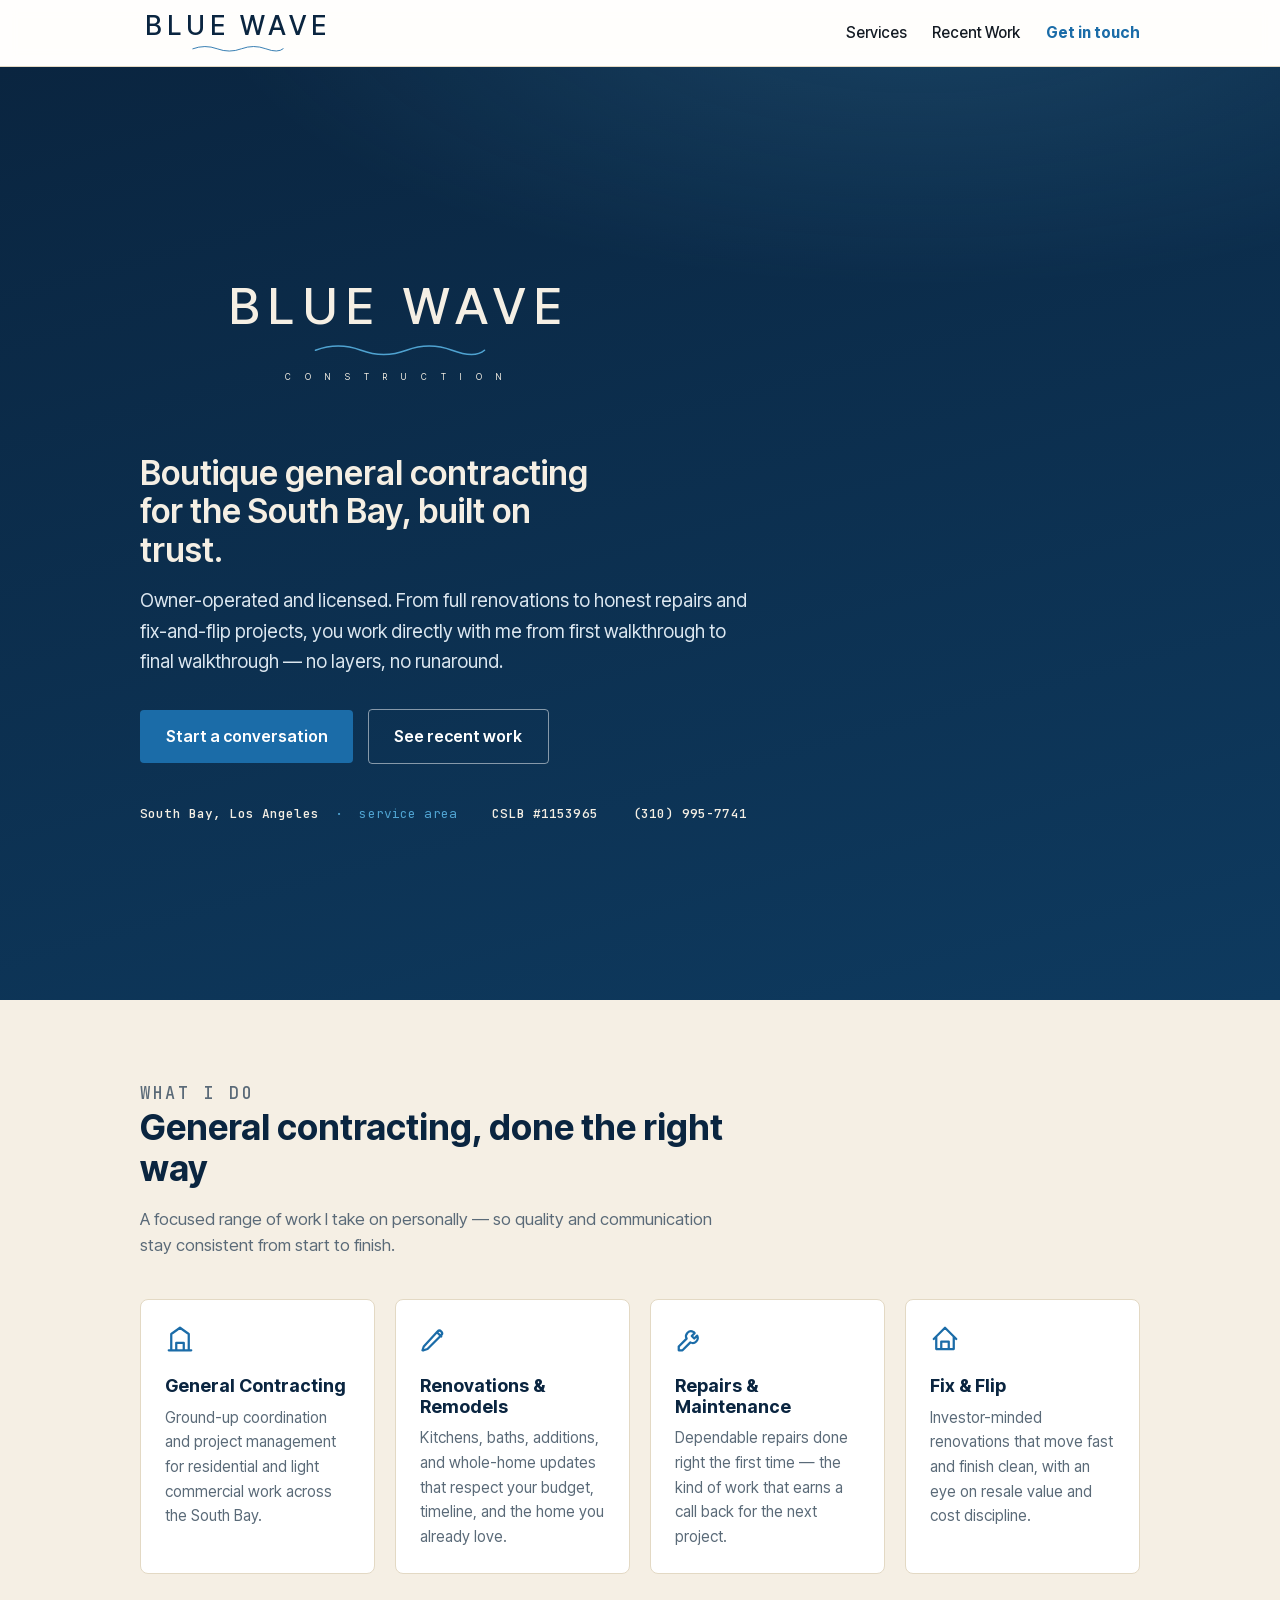
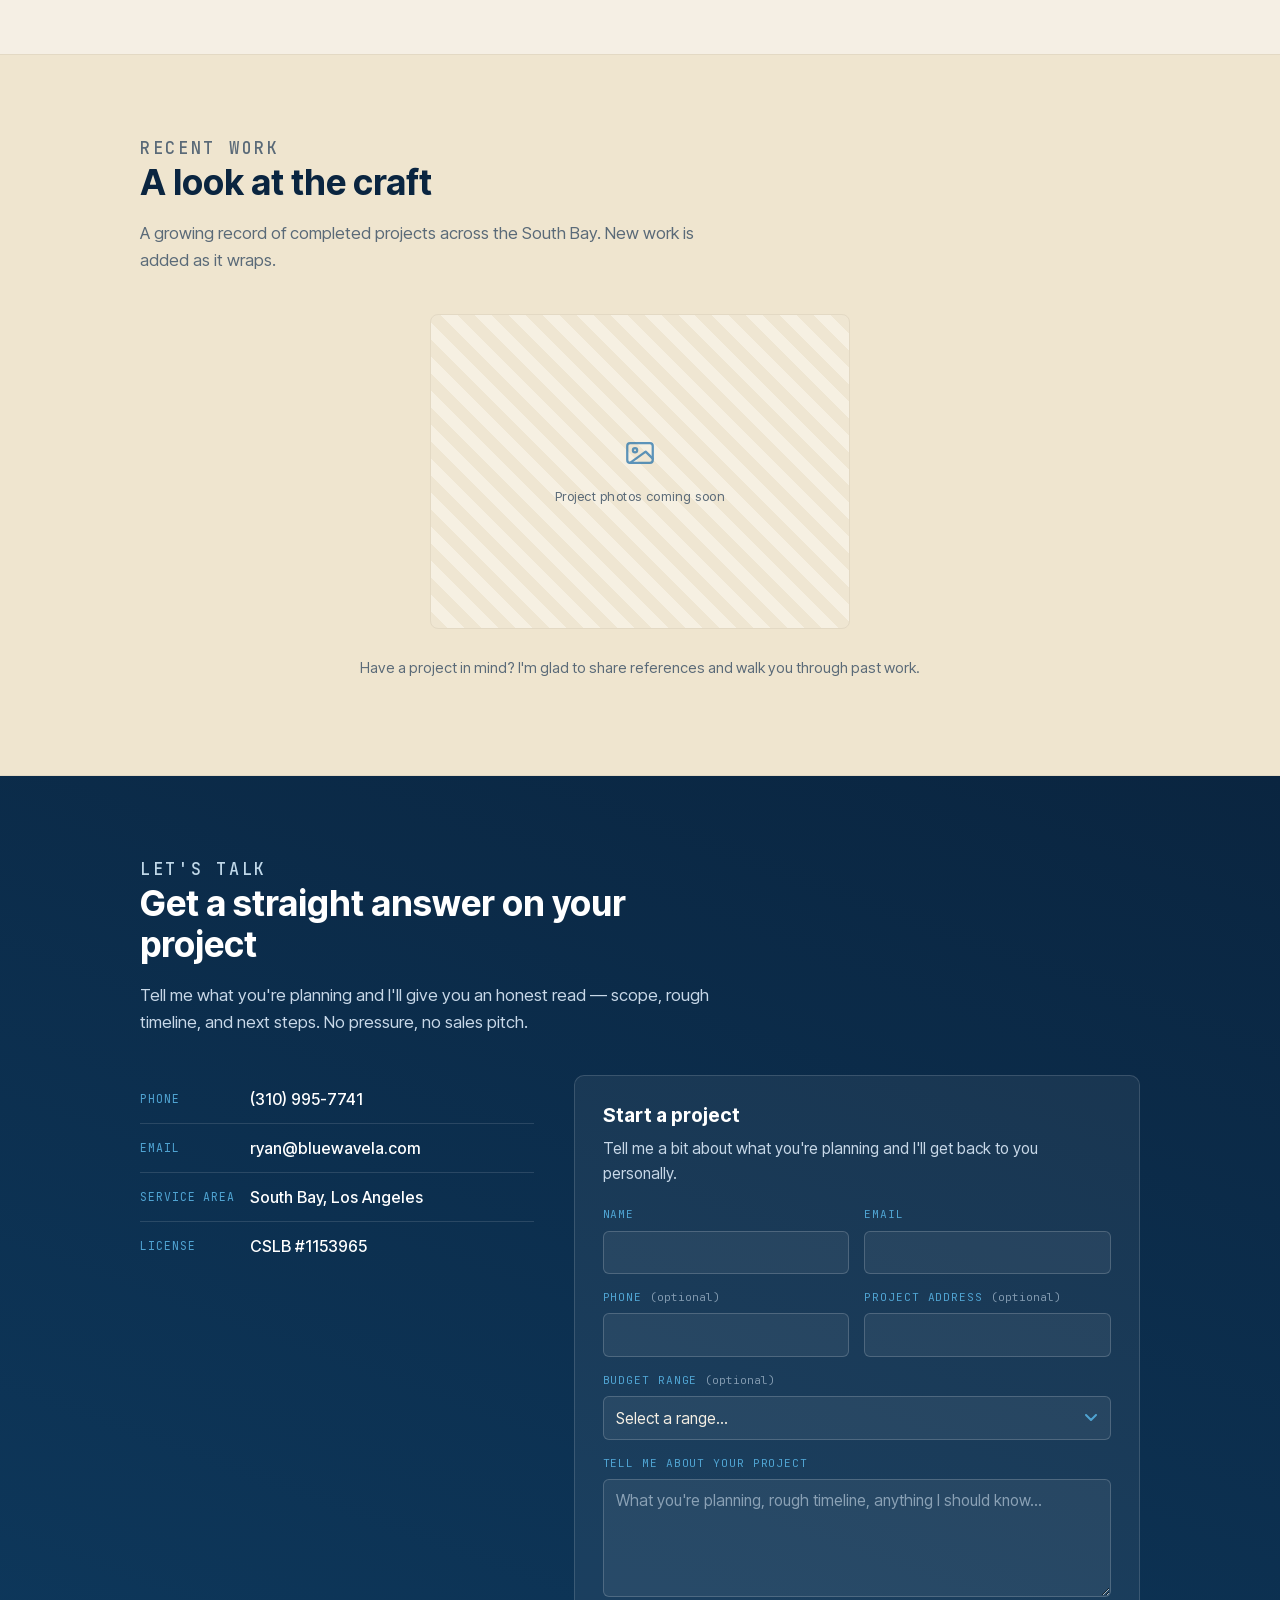
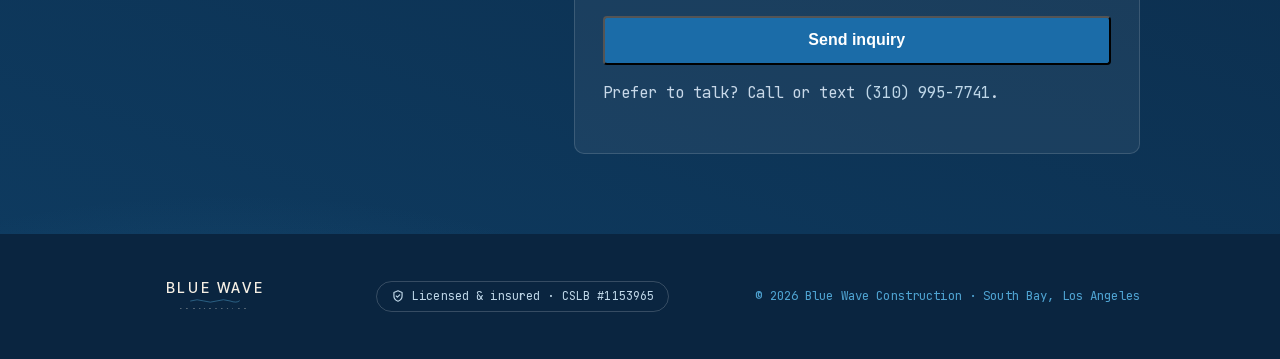
<file: index.html>
<!DOCTYPE html>
<html lang="en">
<head>
  <meta charset="UTF-8" />
  <meta name="viewport" content="width=device-width, initial-scale=1.0" />
  <title>Blue Wave Construction — General Contractor, South Bay Los Angeles</title>
  <meta name="description" content="Blue Wave Construction is a licensed, owner-operated boutique general contractor serving the South Bay of Los Angeles. Renovations, repairs, and fix-and-flip work. CSLB #1153965." />

  <!-- Open Graph / social preview -->
  <meta property="og:title" content="Blue Wave Construction" />
  <meta property="og:description" content="Licensed, owner-operated general contractor — South Bay Los Angeles. Renovations, repairs, and fix-and-flip work." />
  <meta property="og:type" content="website" />
  <meta property="og:url" content="https://bluewavela.com" />
  <link rel="canonical" href="https://bluewavela.com" />

  <!-- Favicon -->
  <link rel="icon" type="image/svg+xml" href="images/logos/07_favicon.svg" />
  <link rel="alternate icon" href="images/logos/bluewave_favicon_400.png" />

  <!-- Brand typography: Inter Tight + JetBrains Mono, self-hosted from /fonts -->
  <link rel="preload" href="fonts/inter-tight-latin.woff2" as="font" type="font/woff2" crossorigin />
  <link rel="preload" href="fonts/jetbrains-mono-latin.woff2" as="font" type="font/woff2" crossorigin />
  <link rel="stylesheet" href="fonts/fonts.css" />

  <style>
    /* ------------------------------------------------------------------
       BRAND TOKENS
       Tune these to match the estimate PDF once it's in the repo.
       ------------------------------------------------------------------ */
    :root {
      /* Exact Blue Wave brand palette (from the brand asset package) */
      --navy:  #0A2540;  /* primary brand color — wordmarks, dark sections, headlines */
      --deep:  #0E3A5F;  /* subtle gradient pair to navy — hero backgrounds */
      --wave:  #1B6CA8;  /* accent only — wave underline, hover states on light */
      --sky:   #4FA3D1;  /* reverse-mode wave on dark, demoted text on navy */
      --sand:  #E8D9B8;  /* warm secondary background — premium stock feel */
      --bone:  #F5EFE4;  /* off-white default light background */
      --char:  #141B24;  /* near-black body text */

      /* Semantic aliases used throughout the stylesheet */
      --navy-deep:  var(--navy);
      --wave-soft:  #BFD7E8;   /* light sky tint — labels/accents on navy */
      --ink:        var(--char);
      --muted:      #5a6a78;   /* secondary text on light */
      --paper:      var(--bone);
      --paper-warm: #efe5cf;   /* soft sand — tiles, placeholders */
      --line:       #e3d9c4;   /* warm hairline on bone */

      --maxw: 1080px;
      --pad: clamp(1.25rem, 4vw, 2.5rem);

      --font: 'Inter Tight', -apple-system, BlinkMacSystemFont, 'Helvetica Neue', Arial, sans-serif;
      --mono: 'JetBrains Mono', ui-monospace, 'SF Mono', 'Courier New', monospace;
    }

    * { box-sizing: border-box; }

    /* Ensure [hidden] always wins over display rules (e.g. .intake { display:grid }) */
    [hidden] { display: none !important; }

    html { scroll-behavior: smooth; }

    body {
      margin: 0;
      font-family: var(--font);
      color: var(--ink);
      background: var(--paper);
      line-height: 1.6;
      -webkit-font-smoothing: antialiased;
      text-rendering: optimizeLegibility;
    }

    h1, h2, h3 { line-height: 1.15; margin: 0 0 0.5em; }

    a { color: var(--wave); text-decoration: none; }
    a:hover { text-decoration: underline; }

    .wrap {
      max-width: var(--maxw);
      margin: 0 auto;
      padding-left: var(--pad);
      padding-right: var(--pad);
    }

    .eyebrow {
      font-family: var(--mono);
      text-transform: uppercase;
      letter-spacing: 0.16em;
      font-size: 0.72rem;
      font-weight: 500;
      color: var(--wave);
      margin: 0 0 0.85rem;
    }

    .btn {
      display: inline-block;
      padding: 0.85rem 1.6rem;
      border-radius: 4px;
      font-weight: 600;
      font-size: 1rem;
      transition: transform 0.12s ease, box-shadow 0.12s ease, background 0.12s ease;
    }
    .btn-primary {
      background: var(--wave);
      color: #fff;
    }
    .btn-primary:hover {
      text-decoration: none;
      background: #2569a3;
      transform: translateY(-1px);
    }
    .btn-ghost {
      border: 1.5px solid rgba(255,255,255,0.5);
      color: #fff;
    }
    .btn-ghost:hover { text-decoration: none; border-color: #fff; background: rgba(255,255,255,0.08); }

    /* ---------------- HEADER / NAV ---------------- */
    header.site {
      position: sticky;
      top: 0;
      z-index: 50;
      background: rgba(255,255,255,0.92);
      backdrop-filter: saturate(180%) blur(8px);
      border-bottom: 1px solid var(--line);
    }
    .nav {
      display: flex;
      align-items: center;
      justify-content: space-between;
      gap: 1rem;
      padding-top: 0.8rem;
      padding-bottom: 0.8rem;
    }
    .nav-mark { display: flex; align-items: center; }
    .nav-logo { display: block; width: clamp(158px, 24vw, 196px); height: auto; }
    .nav-links { display: flex; gap: 1.6rem; align-items: center; }
    .nav-links a { color: var(--ink); font-weight: 500; font-size: 0.95rem; }
    .nav-links a:hover { color: var(--wave); text-decoration: none; }
    .nav-cta { font-weight: 700 !important; color: var(--wave) !important; }
    @media (max-width: 680px) {
      .nav-links a:not(.nav-cta) { display: none; }
    }

    /* ---------------- HERO ---------------- */
    .hero {
      background:
        radial-gradient(1200px 520px at 72% -10%, rgba(79,163,209,0.22), transparent 60%),
        linear-gradient(165deg, var(--navy) 0%, var(--deep) 100%);
      color: var(--bone);
      position: relative;
      overflow: hidden;
    }
    .hero-inner {
      padding-top: clamp(3.5rem, 9vw, 6rem);
      padding-bottom: clamp(3.5rem, 9vw, 6rem);
      position: relative;
      z-index: 2;
    }

    /* Wordmark / logo lockup */
    .lockup { margin-bottom: 1.75rem; }
    .hero-logo { display: block; width: clamp(280px, 56vw, 520px); height: auto; }

    .hero h1 {
      font-size: clamp(1.4rem, 3.4vw, 2.1rem);
      font-weight: 600;
      max-width: 22ch;
      margin-top: 1.8rem;
    }
    .hero p.lede {
      color: #dce7f0;
      font-size: clamp(1rem, 2.2vw, 1.18rem);
      max-width: 56ch;
      margin: 1rem 0 2rem;
    }
    .hero-actions { display: flex; flex-wrap: wrap; gap: 0.9rem; align-items: center; }

    .hero-meta {
      margin-top: 2.5rem;
      display: flex;
      flex-wrap: wrap;
      gap: 0.9rem 2.2rem;
      font-family: var(--mono);
      font-size: 0.8rem;
      letter-spacing: 0.01em;
      color: var(--sky);
    }
    .hero-meta b { color: var(--bone); font-weight: 500; }

    /* ---------------- SECTIONS ---------------- */
    section { padding-top: clamp(3rem, 7vw, 5rem); padding-bottom: clamp(3rem, 7vw, 5rem); }
    .section-head { max-width: 60ch; margin-bottom: 2.5rem; }
    .section-head h2 { font-size: clamp(1.6rem, 4vw, 2.2rem); color: var(--navy); }
    .section-head p { color: var(--muted); font-size: 1.05rem; margin: 0; }
    .alt { background: var(--paper-warm); border-top: 1px solid var(--line); border-bottom: 1px solid var(--line); }

    /* Services grid */
    .services {
      display: grid;
      grid-template-columns: repeat(auto-fit, minmax(220px, 1fr));
      gap: 1.25rem;
    }
    .card {
      background: #fff;
      border: 1px solid var(--line);
      border-radius: 8px;
      padding: 1.5rem;
      transition: border-color 0.15s ease, box-shadow 0.15s ease, transform 0.15s ease;
    }
    .card:hover { border-color: var(--wave-soft); box-shadow: 0 10px 30px -18px rgba(12,39,66,0.4); transform: translateY(-2px); }
    .card .ico { width: 30px; height: 30px; color: var(--wave); margin-bottom: 0.9rem; }
    .card h3 { font-size: 1.12rem; color: var(--navy); }
    .card p { margin: 0; color: var(--muted); font-size: 0.96rem; }

    /* ---------------- GALLERY ----------------
       Flex layout centers gracefully with few photos and
       wraps into a tidy grid as photos are added.
    */
    .gallery {
      display: flex;
      flex-wrap: wrap;
      gap: 1rem;
      justify-content: center;
    }
    .gallery .shot {
      flex: 1 1 320px;
      max-width: 420px;
      aspect-ratio: 4 / 3;
      border-radius: 8px;
      overflow: hidden;
      background: var(--paper-warm);
      border: 1px solid var(--line);
      position: relative;
    }
    .gallery .shot img {
      width: 100%; height: 100%;
      object-fit: cover;
      display: block;
      transition: transform 0.4s ease;
    }
    .gallery .shot:hover img { transform: scale(1.04); }

    /* Tasteful placeholder tile shown until real photos are dropped in */
    .gallery .shot.placeholder {
      display: grid;
      place-items: center;
      background:
        repeating-linear-gradient(45deg, #efe6d2 0 12px, #f6f0e2 12px 24px);
      color: var(--muted);
    }
    .gallery .shot.placeholder .ph-inner { text-align: center; padding: 1rem; }
    .gallery .shot.placeholder svg { width: 34px; height: 34px; color: var(--wave); opacity: 0.7; }
    .gallery .shot.placeholder span { display: block; font-size: 0.82rem; margin-top: 0.5rem; letter-spacing: 0.04em; }

    .gallery-note { text-align: center; color: var(--muted); font-size: 0.92rem; margin-top: 1.75rem; }

    /* ---------------- CONTACT / CTA ---------------- */
    .contact {
      background:
        radial-gradient(900px 420px at 18% 120%, rgba(79,163,209,0.20), transparent 60%),
        linear-gradient(200deg, var(--navy) 0%, var(--deep) 100%);
      color: var(--bone);
    }
    .contact .section-head h2 { color: #fff; }
    .contact .section-head p { color: #c8d8e8; }
    .contact-grid {
      display: grid;
      grid-template-columns: 0.82fr 1.18fr;
      gap: 2.5rem;
      align-items: start;
    }
    @media (max-width: 720px) { .contact-grid { grid-template-columns: 1fr; gap: 1.75rem; } }
    .contact-list { list-style: none; padding: 0; margin: 0; }
    .contact-list li { display: flex; gap: 0.9rem; align-items: flex-start; padding: 0.7rem 0; border-bottom: 1px solid rgba(255,255,255,0.12); }
    .contact-list li:last-child { border-bottom: 0; }
    .contact-list .k { font-family: var(--mono); color: var(--sky); font-size: 0.72rem; text-transform: uppercase; letter-spacing: 0.08em; min-width: 96px; padding-top: 3px; }
    .contact-list .v { color: #fff; font-weight: 500; }
    .contact-list .v a { color: #fff; }
    .contact-list .v a:hover { color: var(--wave-soft); }

    .contact-card {
      background: rgba(255,255,255,0.06);
      border: 1px solid rgba(255,255,255,0.14);
      border-radius: 10px;
      padding: 1.75rem;
    }
    .contact-card h3 { color: #fff; font-size: 1.2rem; }
    .contact-card p { color: #c8d8e8; margin: 0 0 1.25rem; font-size: 0.98rem; }

    /* ---------------- INTAKE FORM ---------------- */
    .intake { display: grid; gap: 0.95rem; }
    .intake .row { display: grid; gap: 0.95rem; }
    @media (min-width: 540px) { .intake .row.two { grid-template-columns: 1fr 1fr; } }
    .field { display: flex; flex-direction: column; gap: 0.4rem; }
    .field label {
      font-family: var(--mono);
      font-size: 0.7rem; letter-spacing: 0.08em; text-transform: uppercase;
      color: var(--sky);
    }
    .field label .opt { color: #7f97ad; text-transform: none; letter-spacing: 0; }
    .field input, .field select, .field textarea {
      font-family: var(--font);
      font-size: 0.98rem;
      color: var(--bone);
      background: rgba(255,255,255,0.06);
      border: 1px solid rgba(255,255,255,0.18);
      border-radius: 6px;
      padding: 0.7rem 0.8rem;
      width: 100%;
      transition: border-color 0.15s ease, background 0.15s ease;
    }
    .field textarea { min-height: 118px; resize: vertical; }
    .field input::placeholder, .field textarea::placeholder { color: #8aa1b5; }
    .field input:focus, .field select:focus, .field textarea:focus {
      outline: none;
      border-color: var(--sky);
      background: rgba(255,255,255,0.10);
    }
    .field select {
      appearance: none; -webkit-appearance: none;
      padding-right: 2rem;
      background-image: url("data:image/svg+xml;utf8,<svg xmlns='http://www.w3.org/2000/svg' width='12' height='8' viewBox='0 0 12 8'><path d='M1 1l5 5 5-5' fill='none' stroke='%234FA3D1' stroke-width='2' stroke-linecap='round' stroke-linejoin='round'/></svg>");
      background-repeat: no-repeat;
      background-position: right 0.8rem center;
    }
    .field select option { color: #14202b; } /* readable in the native dropdown */
    .intake .btn-primary { width: 100%; text-align: center; margin-top: 0.2rem; }
    .form-note { font-family: var(--mono); font-size: 0.72rem; color: #9fb8d0; margin: 0.2rem 0 0; }
    .form-note a { color: var(--wave-soft); }
    .field-error { border-color: #e8a0a0 !important; }

    .form-success svg { width: 42px; height: 42px; color: var(--sky); margin-bottom: 0.7rem; }
    .form-success h3 { color: var(--bone); font-size: 1.25rem; margin-bottom: 0.4rem; }
    .form-success p { color: #c8d8e8; margin: 0; }

    /* ---------------- FOOTER ---------------- */
    footer.site {
      background: var(--navy);
      color: var(--sky);
      padding: 2.25rem 0;
      font-family: var(--mono);
      font-size: 0.78rem;
      letter-spacing: 0.01em;
    }
    .foot {
      display: flex; flex-wrap: wrap; gap: 1rem 1.75rem;
      justify-content: space-between; align-items: center;
    }
    .foot-logo { width: 150px; height: auto; display: block; }
    .foot a { color: var(--wave-soft); }
    .lic-badge {
      display: inline-flex; align-items: center; gap: 0.45rem;
      border: 1px solid rgba(255,255,255,0.18);
      border-radius: 999px;
      padding: 0.32rem 0.85rem;
      color: var(--wave-soft); font-size: 0.74rem;
    }

    /* Reduced motion */
    @media (prefers-reduced-motion: reduce) {
      * { animation: none !important; transition: none !important; scroll-behavior: auto !important; }
    }
  </style>
</head>
<body>

  <!-- ================= HEADER ================= -->
  <header class="site">
    <div class="wrap nav">
      <a class="nav-mark" href="#top" aria-label="Blue Wave Construction — home">
        <!-- Header lockup: BLUE WAVE wordmark + wave only. "CONSTRUCTION" is omitted here
             because it's illegible at header size; the full lockup appears in the hero and footer.
             viewBox is cropped tight to the wordmark so it renders larger and crisper. -->
        <svg class="nav-logo" viewBox="118 62 564 116" role="img" aria-label="Blue Wave Construction" xmlns="http://www.w3.org/2000/svg">
          <text x="400" y="125" text-anchor="middle" font-family="'Inter Tight', 'Helvetica Neue', Arial, sans-serif" font-weight="500" font-size="76" fill="#0A2540" letter-spacing="14">BLUE WAVE</text>
          <path d="M 270 165 Q 305 152, 340 165 T 410 165 T 480 165 T 530 165" stroke="#1B6CA8" stroke-width="2.5" fill="none" stroke-linecap="round"/>
        </svg>
      </a>
      <nav class="nav-links">
        <a href="#services">Services</a>
        <a href="#work">Recent Work</a>
        <a href="#contact" class="nav-cta">Get in touch</a>
      </nav>
    </div>
  </header>

  <a id="top"></a>

  <!-- ================= HERO ================= -->
  <section class="hero">
    <div class="wrap hero-inner">
      <div class="lockup">
        <!-- Reverse horizontal logo (for dark backgrounds) — inlined so the wordmark renders in Inter Tight -->
        <svg class="hero-logo" viewBox="0 0 800 280" role="img" aria-label="Blue Wave Construction" xmlns="http://www.w3.org/2000/svg">
          <text x="400" y="125" text-anchor="middle" font-family="'Inter Tight', 'Helvetica Neue', Arial, sans-serif" font-weight="500" font-size="76" fill="#F5EFE4" letter-spacing="14">BLUE WAVE</text>
          <path d="M 270 165 Q 305 152, 340 165 T 410 165 T 480 165 T 530 165" stroke="#4FA3D1" stroke-width="2.5" fill="none" stroke-linecap="round"/>
          <text x="400" y="210" text-anchor="middle" font-family="'Inter Tight', 'Helvetica Neue', Arial, sans-serif" font-weight="400" font-size="13" fill="#F5EFE4" letter-spacing="22">CONSTRUCTION</text>
        </svg>
      </div>

      <h1>Boutique general contracting for the South Bay, built on trust.</h1>
      <p class="lede">
        Owner-operated and licensed. From full renovations to honest repairs and fix-and-flip
        projects, you work directly with me from first walkthrough to final walkthrough — no
        layers, no runaround.
      </p>

      <div class="hero-actions">
        <a class="btn btn-primary" href="#contact">Start a conversation</a>
        <a class="btn btn-ghost" href="#work">See recent work</a>
      </div>

      <div class="hero-meta">
        <span><b>South Bay, Los Angeles</b> &nbsp;·&nbsp; service area</span>
        <span><b>CSLB #1153965</b></span>
        <span><b>(310) 995-7741</b></span>
      </div>
    </div>
  </section>

  <!-- ================= SERVICES ================= -->
  <section id="services">
    <div class="wrap">
      <div class="section-head">
        <p class="eyebrow">What I do</p>
        <h2>General contracting, done the right way</h2>
        <p>A focused range of work I take on personally — so quality and communication stay consistent from start to finish.</p>
      </div>

      <div class="services">
        <div class="card">
          <svg class="ico" viewBox="0 0 24 24" fill="none" stroke="currentColor" stroke-width="1.8" stroke-linecap="round" stroke-linejoin="round"><path d="M3 21h18M5 21V8l7-5 7 5v13M9 21v-6h6v6"/></svg>
          <h3>General Contracting</h3>
          <p>Ground-up coordination and project management for residential and light commercial work across the South Bay.</p>
        </div>
        <div class="card">
          <svg class="ico" viewBox="0 0 24 24" fill="none" stroke="currentColor" stroke-width="1.8" stroke-linecap="round" stroke-linejoin="round"><path d="M14 7l3 3M3 21l3-1 11-11a2.1 2.1 0 0 0-3-3L3 18l-1 3z"/></svg>
          <h3>Renovations &amp; Remodels</h3>
          <p>Kitchens, baths, additions, and whole-home updates that respect your budget, timeline, and the home you already love.</p>
        </div>
        <div class="card">
          <svg class="ico" viewBox="0 0 24 24" fill="none" stroke="currentColor" stroke-width="1.8" stroke-linecap="round" stroke-linejoin="round"><path d="M14.7 6.3a4 4 0 0 0-5.4 5.4L3 18v3h3l6.3-6.3a4 4 0 0 0 5.4-5.4l-2.3 2.3-2-2 2.3-2.3z"/></svg>
          <h3>Repairs &amp; Maintenance</h3>
          <p>Dependable repairs done right the first time — the kind of work that earns a call back for the next project.</p>
        </div>
        <div class="card">
          <svg class="ico" viewBox="0 0 24 24" fill="none" stroke="currentColor" stroke-width="1.8" stroke-linecap="round" stroke-linejoin="round"><path d="M3 12l9-9 9 9M5 10v10h14V10M9 20v-6h6v6"/></svg>
          <h3>Fix &amp; Flip</h3>
          <p>Investor-minded renovations that move fast and finish clean, with an eye on resale value and cost discipline.</p>
        </div>
      </div>
    </div>
  </section>

  <!-- ================= RECENT WORK / GALLERY ================= -->
  <section id="work" class="alt">
    <div class="wrap">
      <div class="section-head">
        <p class="eyebrow">Recent work</p>
        <h2>A look at the craft</h2>
        <p>A growing record of completed projects across the South Bay. New work is added as it wraps.</p>
      </div>

      <!--
        GALLERY
        To add a project photo, drop a file in images/projects/ and add a tile:

          <a class="shot" href="images/projects/your-photo.jpg">
            <img src="images/projects/your-photo.jpg" alt="Short description of the project" loading="lazy" />
          </a>

        Remove the placeholder tiles below once you have 3+ real photos.
        The layout stays centered and intentional whether there are 1 or 12 tiles.
      -->
      <div class="gallery">
        <!-- Example real tile (kept commented until a photo exists):
        <a class="shot" href="images/projects/example.jpg">
          <img src="images/projects/example.jpg" alt="Completed kitchen remodel in Redondo Beach" loading="lazy" />
        </a>
        -->

        <!-- Placeholder tile — delete once real photos are added -->
        <div class="shot placeholder" aria-hidden="true">
          <div class="ph-inner">
            <svg viewBox="0 0 24 24" fill="none" stroke="currentColor" stroke-width="1.6" stroke-linecap="round" stroke-linejoin="round"><rect x="3" y="5" width="18" height="14" rx="2"/><circle cx="8.5" cy="10" r="1.5"/><path d="M21 16l-5-5L5 19"/></svg>
            <span>Project photos coming soon</span>
          </div>
        </div>
      </div>

      <p class="gallery-note">Have a project in mind? I'm glad to share references and walk you through past work.</p>
    </div>
  </section>

  <!-- ================= CONTACT ================= -->
  <section id="contact" class="contact">
    <div class="wrap">
      <div class="section-head">
        <p class="eyebrow" style="color: var(--wave-soft);">Let's talk</p>
        <h2>Get a straight answer on your project</h2>
        <p>Tell me what you're planning and I'll give you an honest read — scope, rough timeline, and next steps. No pressure, no sales pitch.</p>
      </div>

      <div class="contact-grid">
        <ul class="contact-list">
          <li><span class="k">Phone</span><span class="v"><a href="tel:+13109957741">(310) 995-7741</a></span></li>
          <li><span class="k">Email</span><span class="v"><a href="mailto:ryan@bluewavela.com">ryan@bluewavela.com</a></span></li>
          <li><span class="k">Service area</span><span class="v">South Bay, Los Angeles</span></li>
          <li><span class="k">License</span><span class="v">CSLB #1153965</span></li>
        </ul>

        <div class="contact-card">
          <h3>Start a project</h3>
          <p>Tell me a bit about what you're planning and I'll get back to you personally.</p>

          <form id="intake" class="intake" action="https://formspree.io/f/xeenelwj" method="POST">
            <input type="hidden" name="_subject" value="New project inquiry — Blue Wave Construction" />
            <!-- Honeypot: bots fill this; humans never see it -->
            <input type="text" name="_gotcha" tabindex="-1" autocomplete="off" aria-hidden="true" style="position:absolute;left:-9999px;opacity:0;" />

            <div class="row two">
              <div class="field">
                <label for="f-name">Name</label>
                <input id="f-name" name="name" type="text" required autocomplete="name" />
              </div>
              <div class="field">
                <label for="f-email">Email</label>
                <input id="f-email" name="email" type="email" required autocomplete="email" />
              </div>
            </div>

            <div class="row two">
              <div class="field">
                <label for="f-phone">Phone <span class="opt">(optional)</span></label>
                <input id="f-phone" name="phone" type="tel" autocomplete="tel" />
              </div>
              <div class="field">
                <label for="f-address">Project address <span class="opt">(optional)</span></label>
                <input id="f-address" name="address" type="text" autocomplete="street-address" />
              </div>
            </div>

            <div class="field">
              <label for="f-budget">Budget range <span class="opt">(optional)</span></label>
              <select id="f-budget" name="budget">
                <option value="">Select a range…</option>
                <option>Under $10k</option>
                <option>$10k–$50k</option>
                <option>$50k–$150k</option>
                <option>$150k+</option>
                <option>Not sure yet</option>
              </select>
            </div>

            <div class="field">
              <label for="f-message">Tell me about your project</label>
              <textarea id="f-message" name="message" required placeholder="What you're planning, rough timeline, anything I should know…"></textarea>
            </div>

            <button type="submit" class="btn btn-primary">Send inquiry</button>
            <p class="form-note" id="form-status">Prefer to talk? Call or text <a href="tel:+13109957741">(310) 995-7741</a>.</p>
          </form>

          <div id="intake-success" class="form-success" role="status" aria-live="polite" hidden>
            <svg viewBox="0 0 24 24" fill="none" stroke="currentColor" stroke-width="1.7" stroke-linecap="round" stroke-linejoin="round"><circle cx="12" cy="12" r="9"/><path d="M8 12.5l2.5 2.5L16 9.5"/></svg>
            <h3>Thanks — I'll get back to you within a day.</h3>
            <p>Your message is on its way. For anything urgent, call or text (310)&nbsp;995-7741.</p>
          </div>
        </div>
      </div>
    </div>
  </section>

  <!-- ================= FOOTER ================= -->
  <footer class="site">
    <div class="wrap foot">
      <!-- Reverse logo on navy footer -->
      <svg class="foot-logo" viewBox="0 0 800 280" role="img" aria-label="Blue Wave Construction" xmlns="http://www.w3.org/2000/svg">
        <text x="400" y="125" text-anchor="middle" font-family="'Inter Tight', 'Helvetica Neue', Arial, sans-serif" font-weight="500" font-size="76" fill="#F5EFE4" letter-spacing="14">BLUE WAVE</text>
        <path d="M 270 165 Q 305 152, 340 165 T 410 165 T 480 165 T 530 165" stroke="#4FA3D1" stroke-width="2.5" fill="none" stroke-linecap="round"/>
        <text x="400" y="210" text-anchor="middle" font-family="'Inter Tight', 'Helvetica Neue', Arial, sans-serif" font-weight="400" font-size="13" fill="#F5EFE4" letter-spacing="22">CONSTRUCTION</text>
      </svg>
      <span class="lic-badge">
        <svg width="14" height="14" viewBox="0 0 24 24" fill="none" stroke="currentColor" stroke-width="2" stroke-linecap="round" stroke-linejoin="round"><path d="M9 12l2 2 4-4"/><path d="M12 3l7 3v6c0 4.5-3 7.5-7 9-4-1.5-7-4.5-7-9V6l7-3z"/></svg>
        Licensed &amp; insured · CSLB #1153965
      </span>
      <div>&copy; <span id="yr">2026</span> Blue Wave Construction · South Bay, Los Angeles</div>
    </div>
  </footer>

  <script>
    document.getElementById('yr').textContent = new Date().getFullYear();

    // Project intake form — submit to Formspree via fetch, show inline confirmation.
    // Without JS the form still posts normally and Formspree shows its own thank-you page.
    (function () {
      var form = document.getElementById('intake');
      if (!form) return;
      var status = document.getElementById('form-status');
      var success = document.getElementById('intake-success');
      var defaultNote = status ? status.innerHTML : '';

      form.addEventListener('submit', function (e) {
        e.preventDefault();
        var btn = form.querySelector('button[type="submit"]');
        if (status) { status.innerHTML = defaultNote; }

        btn.disabled = true;
        btn.textContent = 'Sending…';

        fetch(form.action, {
          method: 'POST',
          body: new FormData(form),
          headers: { 'Accept': 'application/json' }
        }).then(function (res) {
          if (res.ok) {
            form.hidden = true;
            success.hidden = false;
            success.scrollIntoView({ behavior: 'smooth', block: 'center' });
          } else {
            return res.json().then(function (data) {
              var msg = (data && data.errors && data.errors.length)
                ? data.errors.map(function (x) { return x.message; }).join(', ')
                : 'Something went wrong — please call or text (310) 995-7741.';
              throw new Error(msg);
            });
          }
        }).catch(function (err) {
          if (status) {
            status.textContent = err.message || 'Network error — please call or text (310) 995-7741.';
          }
          btn.disabled = false;
          btn.textContent = 'Send inquiry';
        });
      });
    })();
  </script>
</body>
</html>
</file>
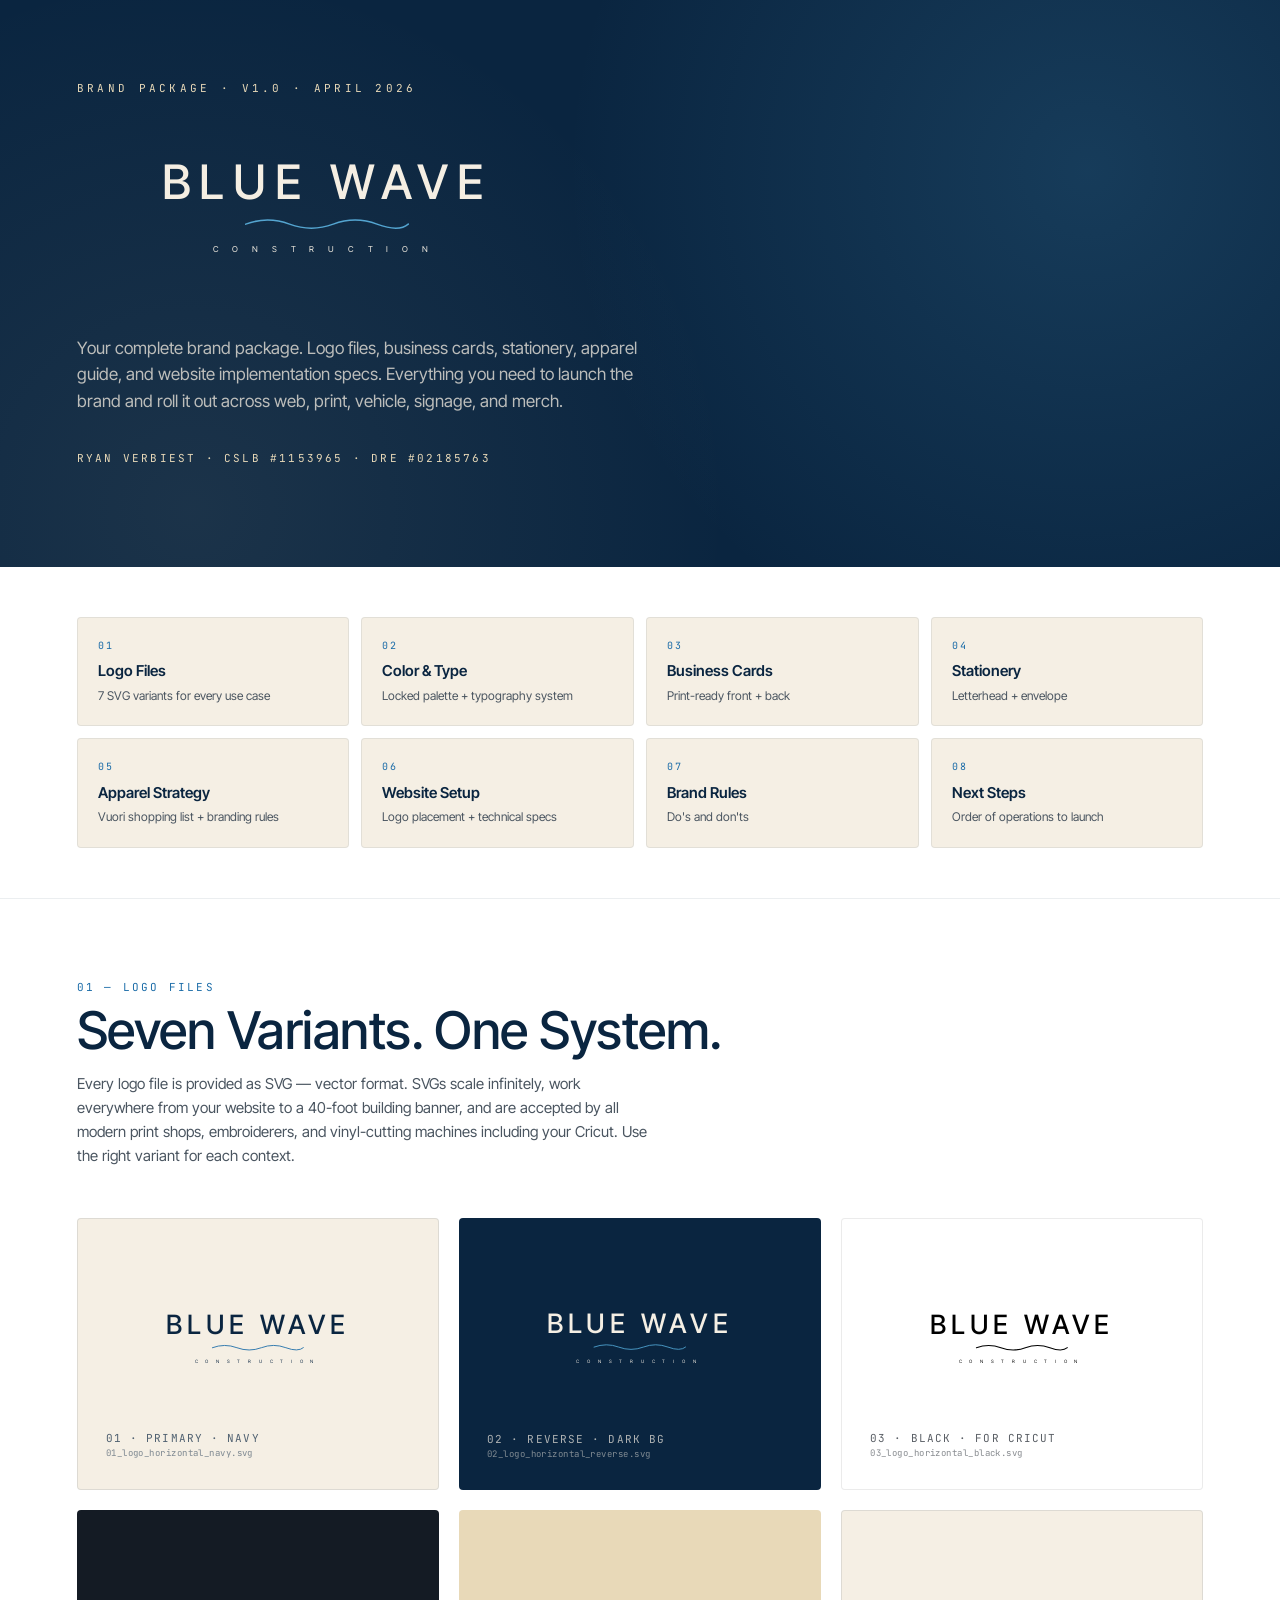
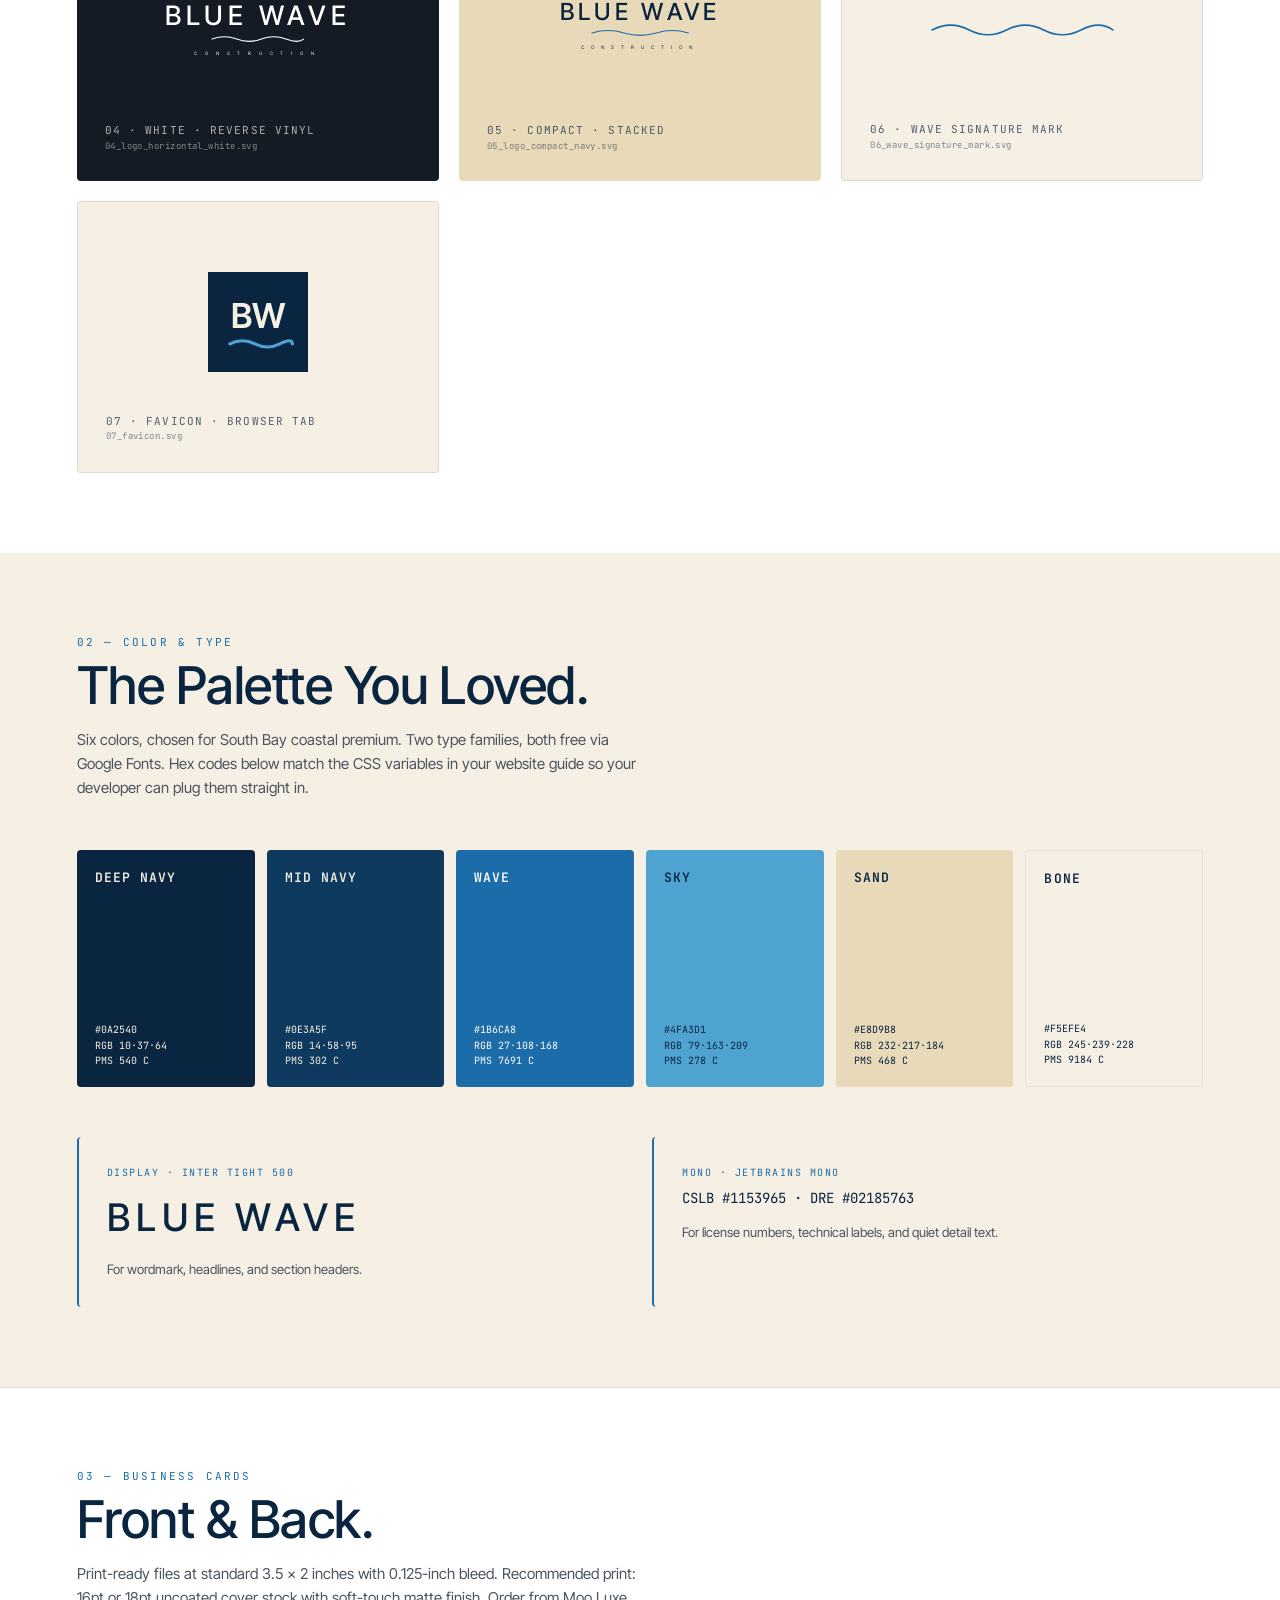
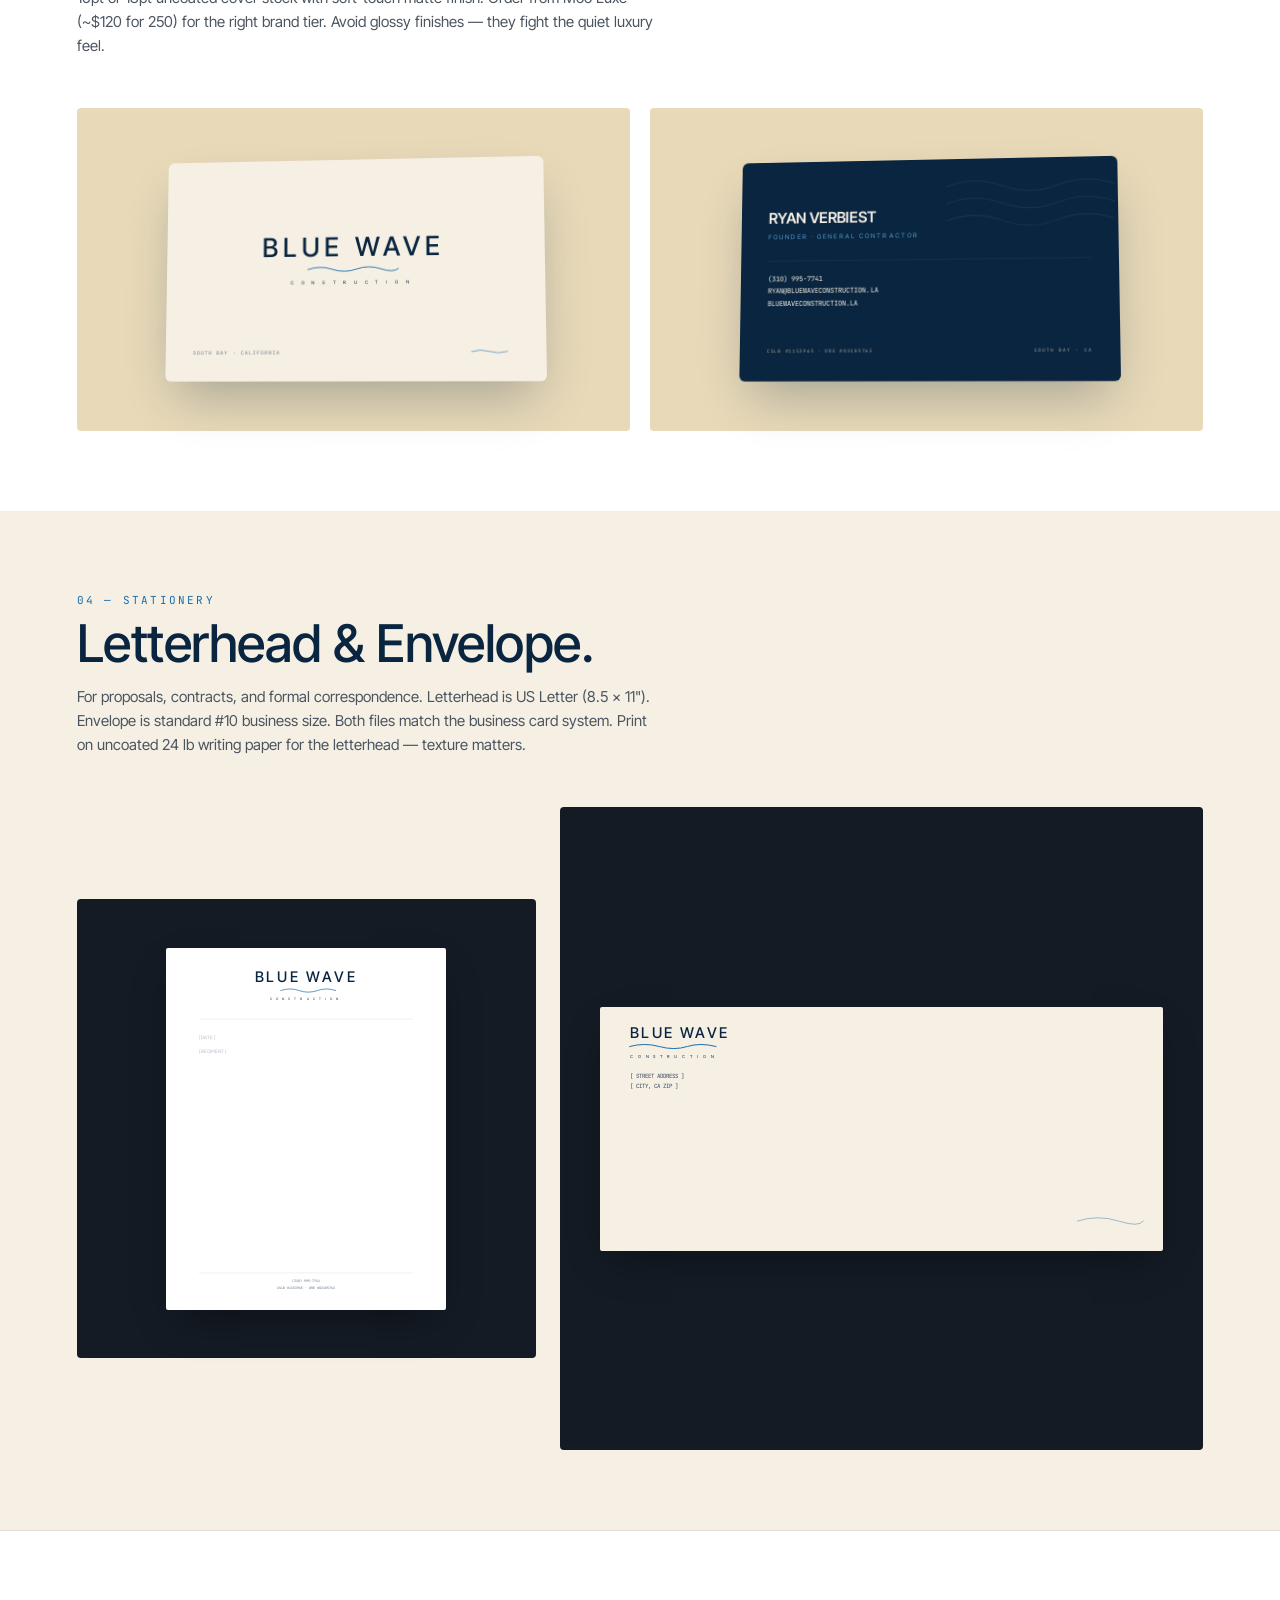
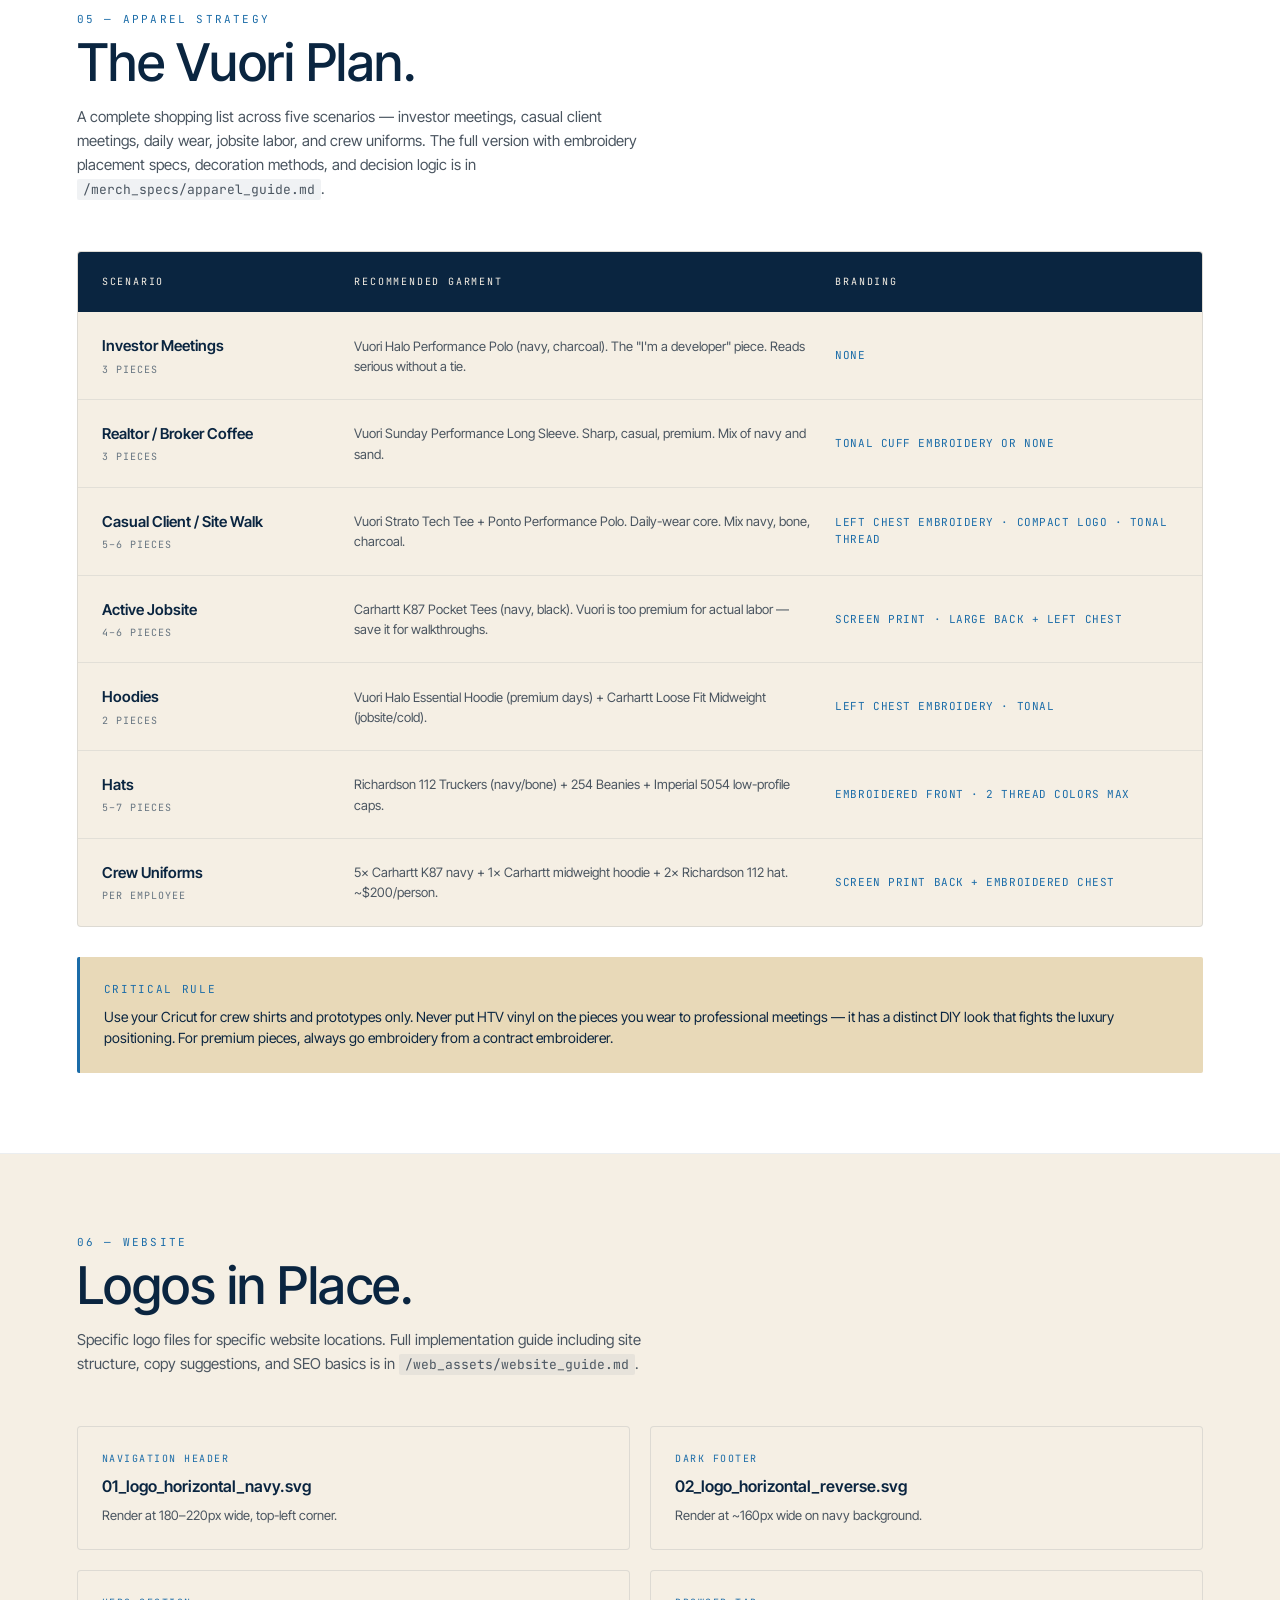
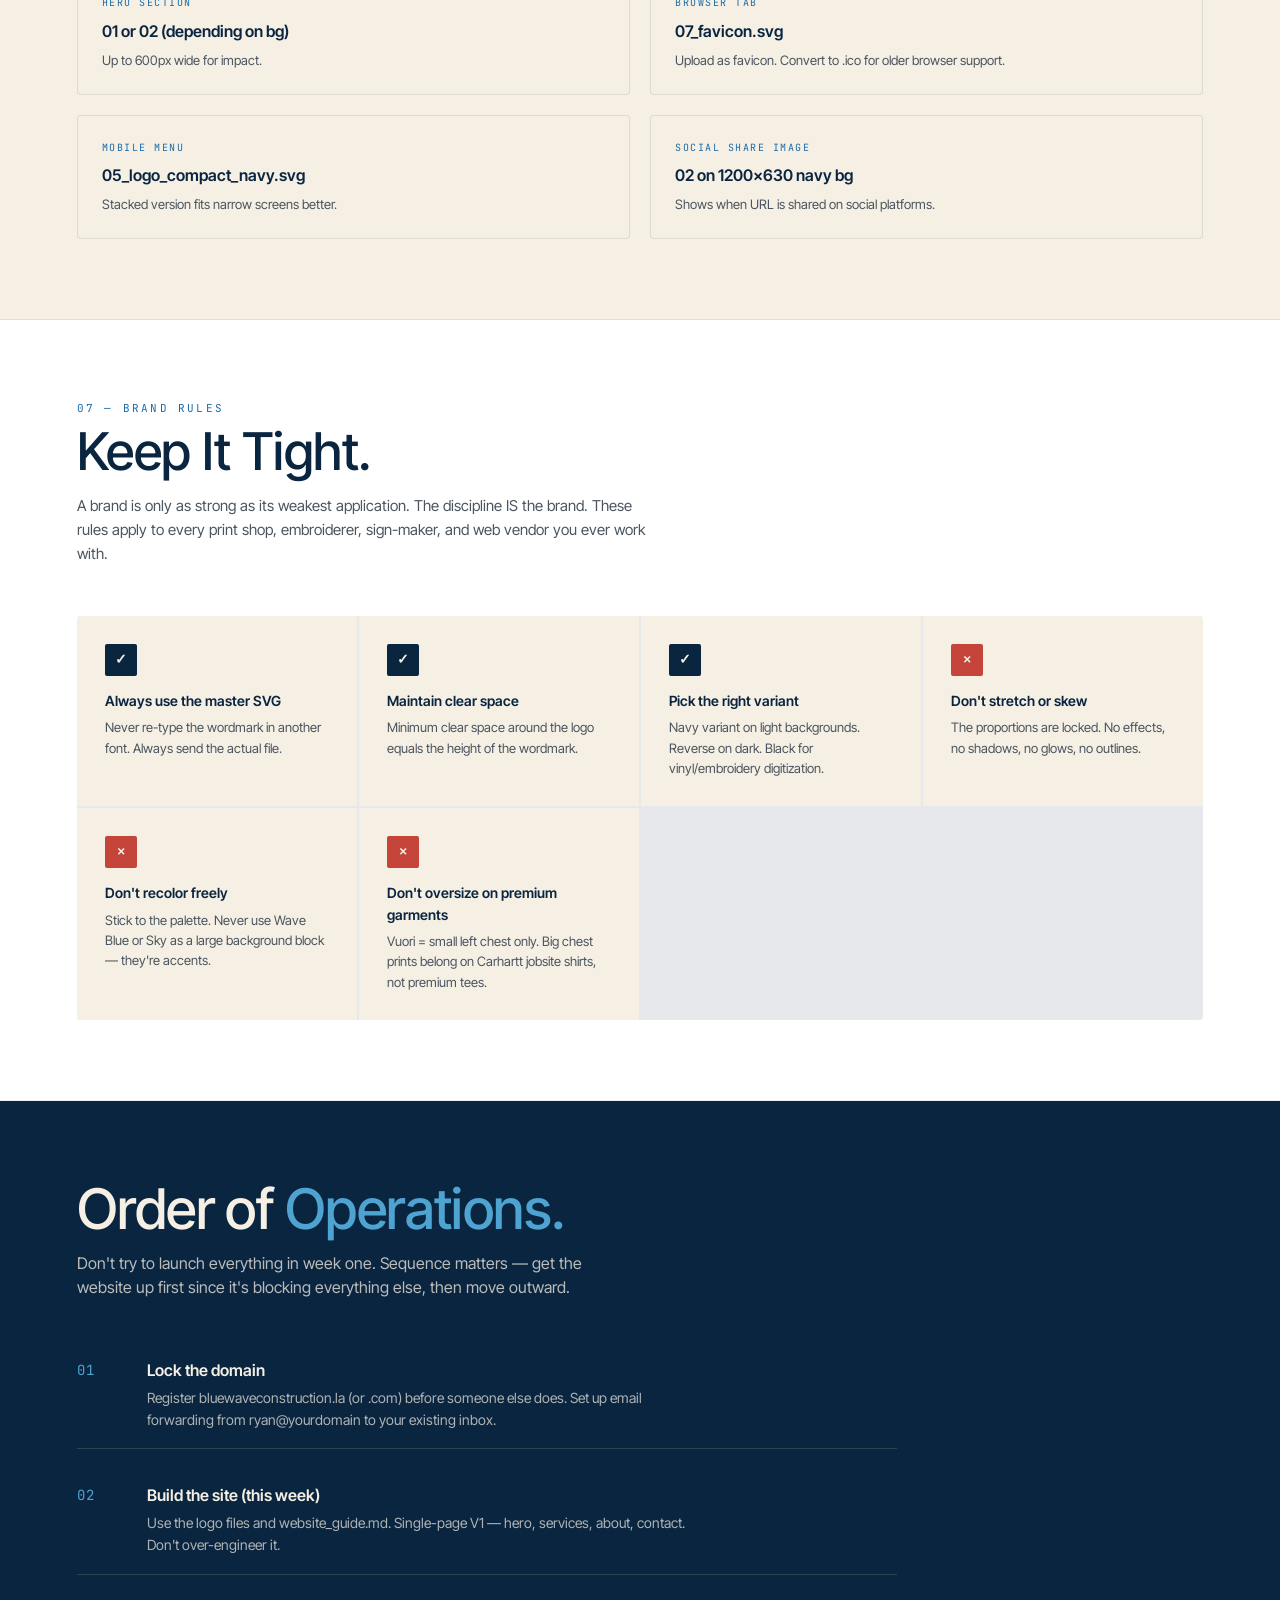
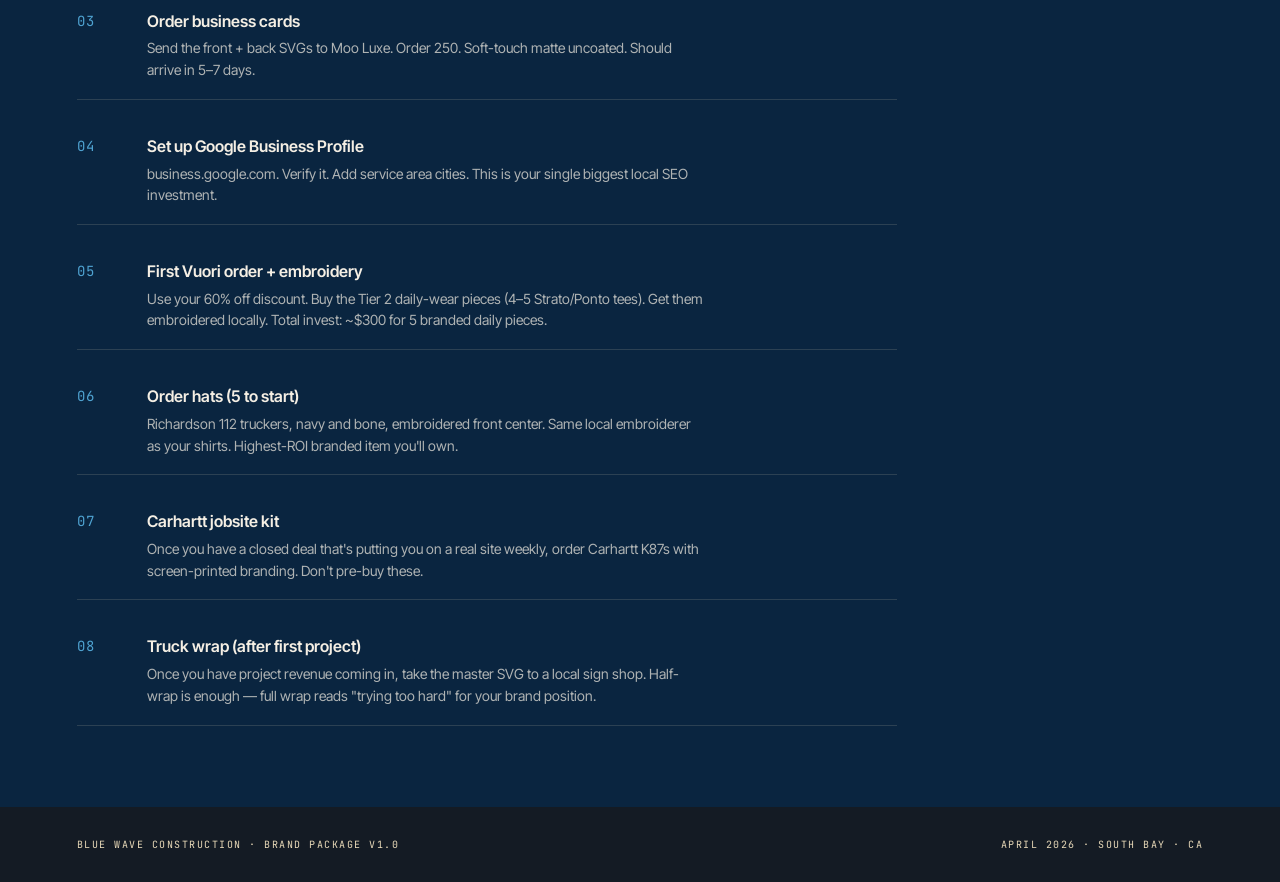
<file: images/00_START_HERE.html>
<!DOCTYPE html>
<html lang="en">
<head>
<meta charset="UTF-8">
<meta name="viewport" content="width=device-width, initial-scale=1.0">
<title>Blue Wave Construction — Brand Package</title>
<link rel="preconnect" href="https://fonts.googleapis.com">
<link rel="preconnect" href="https://fonts.gstatic.com" crossorigin>
<link href="https://fonts.googleapis.com/css2?family=Inter+Tight:wght@300;400;500;600;700&family=JetBrains+Mono:wght@400;500&display=swap" rel="stylesheet">
<style>
  :root {
    --navy: #0A2540;
    --deep: #0E3A5F;
    --wave: #1B6CA8;
    --sky: #4FA3D1;
    --sand: #E8D9B8;
    --bone: #F5EFE4;
    --char: #141B24;
    --white: #FFFFFF;
  }
  * { margin: 0; padding: 0; box-sizing: border-box; }
  html { scroll-behavior: smooth; }
  body {
    font-family: 'Inter Tight', sans-serif;
    background: var(--bone);
    color: var(--char);
    line-height: 1.55;
    -webkit-font-smoothing: antialiased;
  }
  .mono { font-family: 'JetBrains Mono', monospace; }

  /* HERO */
  .hero {
    background: var(--navy);
    color: var(--bone);
    padding: 80px 6vw 100px;
    position: relative;
    overflow: hidden;
  }
  .hero::before {
    content: '';
    position: absolute;
    inset: 0;
    background-image:
      radial-gradient(circle at 85% 30%, rgba(79,163,209,0.18), transparent 45%),
      radial-gradient(circle at 15% 90%, rgba(232,217,184,0.08), transparent 45%);
    pointer-events: none;
  }
  .hero-tag { font-size: 11px; letter-spacing: 0.3em; color: var(--sand); margin-bottom: 24px; }
  .hero-logo-display { margin-bottom: 32px; }
  .hero-sub { max-width: 560px; font-size: 17px; color: rgba(245,239,228,0.75); margin-bottom: 36px; }
  .hero-meta { font-family: 'JetBrains Mono', monospace; font-size: 11px; letter-spacing: 0.2em; text-transform: uppercase; color: var(--sand); }

  /* CONTENTS */
  .toc {
    padding: 50px 6vw;
    background: var(--white);
    border-bottom: 1px solid rgba(10,37,64,0.08);
  }
  .toc-grid { display: grid; grid-template-columns: repeat(auto-fit, minmax(220px, 1fr)); gap: 12px; }
  .toc-item {
    background: var(--bone);
    padding: 20px;
    border-radius: 4px;
    border: 1px solid rgba(10,37,64,0.08);
    text-decoration: none;
    color: var(--char);
    transition: transform 0.2s, border-color 0.2s;
  }
  .toc-item:hover { transform: translateY(-2px); border-color: var(--wave); }
  .toc-num { font-family: 'JetBrains Mono', monospace; font-size: 10px; color: var(--wave); letter-spacing: 0.2em; }
  .toc-name { font-weight: 600; font-size: 15px; margin-top: 6px; color: var(--navy); }
  .toc-desc { font-size: 12px; color: #4a5560; margin-top: 4px; }

  /* SECTION STANDARD */
  section { padding: 80px 6vw; border-bottom: 1px solid rgba(10,37,64,0.08); }
  section:nth-child(odd) { background: var(--white); }
  .sec-num { font-family: 'JetBrains Mono', monospace; font-size: 11px; color: var(--wave); letter-spacing: 0.2em; margin-bottom: 8px; }
  .sec-title { font-family: 'Inter Tight', sans-serif; font-weight: 500; font-size: clamp(32px, 5vw, 52px); line-height: 1.05; letter-spacing: -0.01em; color: var(--navy); margin-bottom: 14px; }
  .sec-desc { max-width: 580px; color: #4a5560; font-size: 15px; line-height: 1.6; margin-bottom: 50px; }

  /* LOGO GRID */
  .logo-grid { display: grid; grid-template-columns: repeat(auto-fit, minmax(320px, 1fr)); gap: 20px; }
  .logo-card { border-radius: 4px; aspect-ratio: 4/3; display: flex; flex-direction: column; padding: 28px; position: relative; overflow: hidden; }
  .logo-card .lc-svg { flex: 1; display: flex; align-items: center; justify-content: center; padding: 12px 0; }
  .logo-card .lc-svg svg { max-width: 92%; max-height: 100%; }
  .logo-card .lc-meta { display: flex; justify-content: space-between; align-items: flex-end; gap: 12px; }
  .logo-card .lc-name { font-family: 'JetBrains Mono', monospace; font-size: 11px; letter-spacing: 0.1em; text-transform: uppercase; opacity: 0.7; }
  .logo-card .lc-file { font-family: 'JetBrains Mono', monospace; font-size: 9px; letter-spacing: 0.05em; opacity: 0.5; }
  .lc-bone { background: var(--bone); color: var(--navy); border: 1px solid rgba(10,37,64,0.1); }
  .lc-navy { background: var(--navy); color: var(--bone); }
  .lc-sand { background: var(--sand); color: var(--navy); }
  .lc-char { background: var(--char); color: var(--bone); }
  .lc-white { background: var(--white); color: var(--char); border: 1px solid rgba(0,0,0,0.08); }

  /* COLOR */
  .color-grid { display: grid; grid-template-columns: repeat(auto-fit, minmax(170px, 1fr)); gap: 12px; }
  .swatch { aspect-ratio: 3/4; border-radius: 4px; padding: 18px; display: flex; flex-direction: column; justify-content: space-between; font-family: 'JetBrains Mono', monospace; font-size: 10px; }
  .sw-navy { background: var(--navy); color: var(--bone); }
  .sw-deep { background: var(--deep); color: var(--bone); }
  .sw-wave { background: var(--wave); color: var(--white); }
  .sw-sky { background: var(--sky); color: var(--navy); }
  .sw-sand { background: var(--sand); color: var(--navy); }
  .sw-bone { background: var(--bone); color: var(--navy); border: 1px solid rgba(0,0,0,0.06); }
  .swatch .name { font-weight: 600; font-size: 13px; text-transform: uppercase; letter-spacing: 0.08em; }

  /* CARDS PREVIEW */
  .cards-preview { display: grid; grid-template-columns: 1fr 1fr; gap: 20px; }
  @media (max-width: 700px) { .cards-preview { grid-template-columns: 1fr; } }
  .card-display { background: var(--sand); padding: 50px; border-radius: 4px; display: flex; align-items: center; justify-content: center; perspective: 1200px; }
  .biz-card-tilt { transform: rotateX(6deg) rotateY(-6deg); box-shadow: 0 24px 48px -12px rgba(10,37,64,0.3); border-radius: 6px; overflow: hidden; }
  .biz-card-tilt svg { display: block; }

  /* APPAREL TABLE */
  .apparel-tbl { display: grid; grid-template-columns: 1fr; gap: 0; background: var(--bone); border: 1px solid rgba(10,37,64,0.1); border-radius: 4px; overflow: hidden; }
  .apparel-row { display: grid; grid-template-columns: 1fr 2fr 1.5fr; gap: 24px; padding: 22px 24px; border-bottom: 1px solid rgba(10,37,64,0.08); align-items: center; }
  .apparel-row:last-child { border-bottom: none; }
  .apparel-row.header { background: var(--navy); color: var(--bone); font-family: 'JetBrains Mono', monospace; font-size: 10px; letter-spacing: 0.18em; text-transform: uppercase; }
  .apparel-name { font-weight: 600; font-size: 15px; color: var(--navy); }
  .apparel-name .qty { display: block; font-family: 'JetBrains Mono', monospace; font-size: 10px; font-weight: 400; opacity: 0.6; margin-top: 4px; letter-spacing: 0.1em; }
  .apparel-desc { font-size: 13px; color: #4a5560; }
  .apparel-deco { font-family: 'JetBrains Mono', monospace; font-size: 11px; color: var(--wave); letter-spacing: 0.05em; }
  @media (max-width: 700px) {
    .apparel-row { grid-template-columns: 1fr; gap: 8px; }
    .apparel-row.header { display: none; }
    .apparel-deco { font-size: 12px; }
  }

  /* RULES */
  .rules { display: grid; grid-template-columns: repeat(auto-fit, minmax(280px, 1fr)); gap: 2px; background: rgba(10,37,64,0.1); border-radius: 4px; overflow: hidden; }
  .rule { background: var(--bone); padding: 28px; }
  .rule .ico { width: 32px; height: 32px; background: var(--navy); color: var(--bone); display: flex; align-items: center; justify-content: center; font-family: 'JetBrains Mono', monospace; font-weight: 600; font-size: 14px; margin-bottom: 14px; border-radius: 2px; }
  .rule.dont .ico { background: #C5443A; }
  .rule h4 { font-weight: 600; font-size: 14px; margin-bottom: 6px; color: var(--navy); }
  .rule p { font-size: 13px; color: #4a5560; }

  /* NEXT STEPS */
  .next { padding: 80px 6vw; background: var(--navy); color: var(--bone); }
  .next h2 { font-family: 'Inter Tight', sans-serif; font-weight: 500; font-size: clamp(32px, 5vw, 56px); line-height: 1; letter-spacing: -0.01em; margin-bottom: 14px; }
  .next h2 span { color: var(--sky); }
  .next p { color: rgba(245,239,228,0.75); max-width: 560px; margin-bottom: 40px; }
  .step-list { display: flex; flex-direction: column; gap: 16px; max-width: 820px; }
  .step { display: grid; grid-template-columns: 50px 1fr; gap: 20px; padding: 18px 0; border-bottom: 1px solid rgba(232,217,184,0.15); align-items: start; }
  .step-num { font-family: 'JetBrains Mono', monospace; font-size: 14px; color: var(--sky); letter-spacing: 0.1em; padding-top: 2px; }
  .step-content h5 { font-size: 16px; font-weight: 600; color: var(--bone); margin-bottom: 4px; }
  .step-content p { font-size: 14px; color: rgba(245,239,228,0.7); margin: 0; }

  footer { background: var(--char); color: var(--sand); padding: 30px 6vw; font-family: 'JetBrains Mono', monospace; font-size: 10px; letter-spacing: 0.15em; text-transform: uppercase; display: flex; justify-content: space-between; flex-wrap: wrap; gap: 12px; }
</style>
</head>
<body>

<!-- HERO -->
<div class="hero">
  <div class="hero-tag mono">BRAND PACKAGE · V1.0 · APRIL 2026</div>
  <div class="hero-logo-display">
    <svg viewBox="0 0 800 280" xmlns="http://www.w3.org/2000/svg" width="500" height="auto">
      <text x="400" y="125" text-anchor="middle" font-family="Inter Tight, sans-serif" font-weight="500" font-size="76" fill="#F5EFE4" letter-spacing="14">BLUE WAVE</text>
      <path d="M 270 165 Q 305 152, 340 165 T 410 165 T 480 165 T 530 165" stroke="#4FA3D1" stroke-width="2.5" fill="none" stroke-linecap="round"/>
      <text x="400" y="210" text-anchor="middle" font-family="Inter Tight, sans-serif" font-weight="400" font-size="13" fill="#F5EFE4" letter-spacing="22">CONSTRUCTION</text>
    </svg>
  </div>
  <p class="hero-sub">Your complete brand package. Logo files, business cards, stationery, apparel guide, and website implementation specs. Everything you need to launch the brand and roll it out across web, print, vehicle, signage, and merch.</p>
  <div class="hero-meta">RYAN VERBIEST · CSLB #1153965 · DRE #02185763</div>
</div>

<!-- TABLE OF CONTENTS -->
<div class="toc">
  <div class="toc-grid">
    <a href="#logos" class="toc-item">
      <div class="toc-num mono">01</div>
      <div class="toc-name">Logo Files</div>
      <div class="toc-desc">7 SVG variants for every use case</div>
    </a>
    <a href="#color" class="toc-item">
      <div class="toc-num mono">02</div>
      <div class="toc-name">Color & Type</div>
      <div class="toc-desc">Locked palette + typography system</div>
    </a>
    <a href="#cards" class="toc-item">
      <div class="toc-num mono">03</div>
      <div class="toc-name">Business Cards</div>
      <div class="toc-desc">Print-ready front + back</div>
    </a>
    <a href="#stationery" class="toc-item">
      <div class="toc-num mono">04</div>
      <div class="toc-name">Stationery</div>
      <div class="toc-desc">Letterhead + envelope</div>
    </a>
    <a href="#apparel" class="toc-item">
      <div class="toc-num mono">05</div>
      <div class="toc-name">Apparel Strategy</div>
      <div class="toc-desc">Vuori shopping list + branding rules</div>
    </a>
    <a href="#web" class="toc-item">
      <div class="toc-num mono">06</div>
      <div class="toc-name">Website Setup</div>
      <div class="toc-desc">Logo placement + technical specs</div>
    </a>
    <a href="#rules" class="toc-item">
      <div class="toc-num mono">07</div>
      <div class="toc-name">Brand Rules</div>
      <div class="toc-desc">Do's and don'ts</div>
    </a>
    <a href="#next" class="toc-item">
      <div class="toc-num mono">08</div>
      <div class="toc-name">Next Steps</div>
      <div class="toc-desc">Order of operations to launch</div>
    </a>
  </div>
</div>

<!-- LOGO FILES -->
<section id="logos">
  <div class="sec-num mono">01 — LOGO FILES</div>
  <h2 class="sec-title">Seven Variants. One System.</h2>
  <p class="sec-desc">Every logo file is provided as SVG — vector format. SVGs scale infinitely, work everywhere from your website to a 40-foot building banner, and are accepted by all modern print shops, embroiderers, and vinyl-cutting machines including your Cricut. Use the right variant for each context.</p>

  <div class="logo-grid">
    <div class="logo-card lc-bone">
      <div class="lc-svg">
        <svg viewBox="0 0 800 280" xmlns="http://www.w3.org/2000/svg">
          <text x="400" y="125" text-anchor="middle" font-family="Inter Tight, sans-serif" font-weight="500" font-size="76" fill="#0A2540" letter-spacing="14">BLUE WAVE</text>
          <path d="M 270 165 Q 305 152, 340 165 T 410 165 T 480 165 T 530 165" stroke="#1B6CA8" stroke-width="2.5" fill="none" stroke-linecap="round"/>
          <text x="400" y="210" text-anchor="middle" font-family="Inter Tight, sans-serif" font-weight="400" font-size="13" fill="#0A2540" letter-spacing="22">CONSTRUCTION</text>
        </svg>
      </div>
      <div class="lc-meta">
        <div>
          <div class="lc-name">01 · Primary · Navy</div>
          <div class="lc-file">01_logo_horizontal_navy.svg</div>
        </div>
      </div>
    </div>

    <div class="logo-card lc-navy">
      <div class="lc-svg">
        <svg viewBox="0 0 800 280" xmlns="http://www.w3.org/2000/svg">
          <text x="400" y="125" text-anchor="middle" font-family="Inter Tight, sans-serif" font-weight="500" font-size="76" fill="#F5EFE4" letter-spacing="14">BLUE WAVE</text>
          <path d="M 270 165 Q 305 152, 340 165 T 410 165 T 480 165 T 530 165" stroke="#4FA3D1" stroke-width="2.5" fill="none" stroke-linecap="round"/>
          <text x="400" y="210" text-anchor="middle" font-family="Inter Tight, sans-serif" font-weight="400" font-size="13" fill="#F5EFE4" letter-spacing="22">CONSTRUCTION</text>
        </svg>
      </div>
      <div class="lc-meta">
        <div>
          <div class="lc-name">02 · Reverse · Dark BG</div>
          <div class="lc-file">02_logo_horizontal_reverse.svg</div>
        </div>
      </div>
    </div>

    <div class="logo-card lc-white">
      <div class="lc-svg">
        <svg viewBox="0 0 800 280" xmlns="http://www.w3.org/2000/svg">
          <text x="400" y="125" text-anchor="middle" font-family="Inter Tight, sans-serif" font-weight="500" font-size="76" fill="#000000" letter-spacing="14">BLUE WAVE</text>
          <path d="M 270 165 Q 305 152, 340 165 T 410 165 T 480 165 T 530 165" stroke="#000000" stroke-width="3" fill="none" stroke-linecap="round"/>
          <text x="400" y="210" text-anchor="middle" font-family="Inter Tight, sans-serif" font-weight="400" font-size="13" fill="#000000" letter-spacing="22">CONSTRUCTION</text>
        </svg>
      </div>
      <div class="lc-meta">
        <div>
          <div class="lc-name">03 · Black · For Cricut</div>
          <div class="lc-file">03_logo_horizontal_black.svg</div>
        </div>
      </div>
    </div>

    <div class="logo-card lc-char">
      <div class="lc-svg">
        <svg viewBox="0 0 800 280" xmlns="http://www.w3.org/2000/svg">
          <text x="400" y="125" text-anchor="middle" font-family="Inter Tight, sans-serif" font-weight="500" font-size="76" fill="#FFFFFF" letter-spacing="14">BLUE WAVE</text>
          <path d="M 270 165 Q 305 152, 340 165 T 410 165 T 480 165 T 530 165" stroke="#FFFFFF" stroke-width="3" fill="none" stroke-linecap="round"/>
          <text x="400" y="210" text-anchor="middle" font-family="Inter Tight, sans-serif" font-weight="400" font-size="13" fill="#FFFFFF" letter-spacing="22">CONSTRUCTION</text>
        </svg>
      </div>
      <div class="lc-meta">
        <div>
          <div class="lc-name">04 · White · Reverse Vinyl</div>
          <div class="lc-file">04_logo_horizontal_white.svg</div>
        </div>
      </div>
    </div>

    <div class="logo-card lc-sand">
      <div class="lc-svg" style="padding: 0">
        <svg viewBox="0 0 400 240" xmlns="http://www.w3.org/2000/svg" style="max-width: 70%;">
          <text x="200" y="100" text-anchor="middle" font-family="Inter Tight, sans-serif" font-weight="500" font-size="44" fill="#0A2540" letter-spacing="8">BLUE WAVE</text>
          <path d="M 110 125 Q 140 116, 170 125 T 230 125 T 290 125" stroke="#1B6CA8" stroke-width="2" fill="none" stroke-linecap="round"/>
          <text x="200" y="155" text-anchor="middle" font-family="Inter Tight, sans-serif" font-weight="400" font-size="9" fill="#0A2540" letter-spacing="13">CONSTRUCTION</text>
        </svg>
      </div>
      <div class="lc-meta">
        <div>
          <div class="lc-name">05 · Compact · Stacked</div>
          <div class="lc-file">05_logo_compact_navy.svg</div>
        </div>
      </div>
    </div>

    <div class="logo-card lc-bone">
      <div class="lc-svg" style="padding: 0">
        <svg viewBox="0 0 400 60" xmlns="http://www.w3.org/2000/svg" style="max-width: 70%;">
          <path d="M 30 30 Q 65 12, 100 30 T 170 30 T 240 30 T 310 30 T 370 30" stroke="#1B6CA8" stroke-width="3" fill="none" stroke-linecap="round"/>
        </svg>
      </div>
      <div class="lc-meta">
        <div>
          <div class="lc-name">06 · Wave Signature Mark</div>
          <div class="lc-file">06_wave_signature_mark.svg</div>
        </div>
      </div>
    </div>

    <div class="logo-card lc-bone">
      <div class="lc-svg">
        <svg viewBox="0 0 64 64" xmlns="http://www.w3.org/2000/svg" style="max-width: 100px;">
          <rect width="64" height="64" fill="#0A2540"/>
          <text x="32" y="36" text-anchor="middle" font-family="Inter Tight, sans-serif" font-weight="600" font-size="22" fill="#F5EFE4">BW</text>
          <path d="M 14 46 Q 22 42, 30 46 T 46 46 T 54 46" stroke="#4FA3D1" stroke-width="2" fill="none" stroke-linecap="round"/>
        </svg>
      </div>
      <div class="lc-meta">
        <div>
          <div class="lc-name">07 · Favicon · Browser Tab</div>
          <div class="lc-file">07_favicon.svg</div>
        </div>
      </div>
    </div>
  </div>
</section>

<!-- COLOR & TYPE -->
<section id="color">
  <div class="sec-num mono">02 — COLOR & TYPE</div>
  <h2 class="sec-title">The Palette You Loved.</h2>
  <p class="sec-desc">Six colors, chosen for South Bay coastal premium. Two type families, both free via Google Fonts. Hex codes below match the CSS variables in your website guide so your developer can plug them straight in.</p>

  <div class="color-grid" style="margin-bottom: 50px;">
    <div class="swatch sw-navy">
      <div class="name">Deep Navy</div>
      <div>#0A2540<br/>RGB 10·37·64<br/>PMS 540 C</div>
    </div>
    <div class="swatch sw-deep">
      <div class="name">Mid Navy</div>
      <div>#0E3A5F<br/>RGB 14·58·95<br/>PMS 302 C</div>
    </div>
    <div class="swatch sw-wave">
      <div class="name">Wave</div>
      <div>#1B6CA8<br/>RGB 27·108·168<br/>PMS 7691 C</div>
    </div>
    <div class="swatch sw-sky">
      <div class="name">Sky</div>
      <div>#4FA3D1<br/>RGB 79·163·209<br/>PMS 278 C</div>
    </div>
    <div class="swatch sw-sand">
      <div class="name">Sand</div>
      <div>#E8D9B8<br/>RGB 232·217·184<br/>PMS 468 C</div>
    </div>
    <div class="swatch sw-bone">
      <div class="name">Bone</div>
      <div>#F5EFE4<br/>RGB 245·239·228<br/>PMS 9184 C</div>
    </div>
  </div>

  <div style="display: grid; grid-template-columns: 1fr 1fr; gap: 24px; margin-top: 40px;">
    <div style="padding: 28px; background: var(--bone); border-radius: 4px; border-left: 2px solid var(--wave);">
      <div class="mono" style="font-size: 10px; letter-spacing: 0.15em; color: var(--wave); margin-bottom: 8px;">DISPLAY · INTER TIGHT 500</div>
      <div style="font-family: 'Inter Tight', sans-serif; font-weight: 500; font-size: 38px; letter-spacing: 6px; color: var(--navy);">BLUE WAVE</div>
      <div style="font-family: 'Inter Tight', sans-serif; font-size: 13px; color: #4a5560; margin-top: 12px;">For wordmark, headlines, and section headers.</div>
    </div>
    <div style="padding: 28px; background: var(--bone); border-radius: 4px; border-left: 2px solid var(--wave);">
      <div class="mono" style="font-size: 10px; letter-spacing: 0.15em; color: var(--wave); margin-bottom: 8px;">MONO · JETBRAINS MONO</div>
      <div class="mono" style="font-size: 14px; color: var(--navy);">CSLB #1153965 · DRE #02185763</div>
      <div style="font-family: 'Inter Tight', sans-serif; font-size: 13px; color: #4a5560; margin-top: 12px;">For license numbers, technical labels, and quiet detail text.</div>
    </div>
  </div>
</section>

<!-- BUSINESS CARDS -->
<section id="cards">
  <div class="sec-num mono">03 — BUSINESS CARDS</div>
  <h2 class="sec-title">Front & Back.</h2>
  <p class="sec-desc">Print-ready files at standard 3.5 × 2 inches with 0.125-inch bleed. Recommended print: 16pt or 18pt uncoated cover stock with soft-touch matte finish. Order from Moo Luxe (~$120 for 250) for the right brand tier. Avoid glossy finishes — they fight the quiet luxury feel.</p>

  <div class="cards-preview">
    <div class="card-display">
      <div class="biz-card-tilt">
        <svg viewBox="0 0 1088 638" xmlns="http://www.w3.org/2000/svg" width="380">
          <rect width="1088" height="638" fill="#F5EFE4"/>
          <g transform="translate(544, 280)">
            <text x="0" y="0" text-anchor="middle" font-family="Inter Tight, sans-serif" font-weight="500" font-size="76" fill="#0A2540" letter-spacing="14">BLUE WAVE</text>
            <path d="M -130 38 Q -95 26, -60 38 T 10 38 T 80 38 T 130 38" stroke="#1B6CA8" stroke-width="2.5" fill="none" stroke-linecap="round"/>
            <text x="0" y="80" text-anchor="middle" font-family="Inter Tight, sans-serif" font-weight="400" font-size="13" fill="#0A2540" letter-spacing="22">CONSTRUCTION</text>
          </g>
          <text x="80" y="560" font-family="JetBrains Mono, monospace" font-size="14" fill="#0A2540" opacity="0.6" letter-spacing="3">SOUTH BAY · CALIFORNIA</text>
          <path d="M 880 555 Q 905 547, 930 555 T 980 555" stroke="#1B6CA8" stroke-width="1.5" fill="none" stroke-linecap="round"/>
        </svg>
      </div>
    </div>
    <div class="card-display">
      <div class="biz-card-tilt">
        <svg viewBox="0 0 1088 638" xmlns="http://www.w3.org/2000/svg" width="380">
          <rect width="1088" height="638" fill="#0A2540"/>
          <g opacity="0.12">
            <path d="M 600 80 Q 680 50, 760 80 T 920 80 T 1080 80" stroke="#4FA3D1" stroke-width="3" fill="none" stroke-linecap="round"/>
            <path d="M 600 130 Q 680 100, 760 130 T 920 130 T 1080 130" stroke="#4FA3D1" stroke-width="3" fill="none" stroke-linecap="round"/>
            <path d="M 600 180 Q 680 150, 760 180 T 920 180 T 1080 180" stroke="#4FA3D1" stroke-width="3" fill="none" stroke-linecap="round"/>
          </g>
          <text x="80" y="180" font-family="Inter Tight, sans-serif" font-weight="600" font-size="44" fill="#F5EFE4">RYAN VERBIEST</text>
          <text x="80" y="225" font-family="Inter Tight, sans-serif" font-weight="400" font-size="18" fill="#4FA3D1" letter-spacing="6">FOUNDER · GENERAL CONTRACTOR</text>
          <line x1="80" y1="290" x2="1010" y2="290" stroke="#E8D9B8" stroke-width="0.5" opacity="0.4"/>
          <text x="80" y="350" font-family="JetBrains Mono, monospace" font-size="20" fill="#F5EFE4">(310) 995-7741</text>
          <text x="80" y="385" font-family="JetBrains Mono, monospace" font-size="20" fill="#F5EFE4">RYAN@BLUEWAVECONSTRUCTION.LA</text>
          <text x="80" y="420" font-family="JetBrains Mono, monospace" font-size="20" fill="#F5EFE4">BLUEWAVECONSTRUCTION.LA</text>
          <text x="80" y="555" font-family="JetBrains Mono, monospace" font-size="13" fill="#E8D9B8" opacity="0.7" letter-spacing="2">CSLB #1153965 · DRE #02185763</text>
          <text x="1010" y="555" text-anchor="end" font-family="JetBrains Mono, monospace" font-size="13" fill="#E8D9B8" opacity="0.7" letter-spacing="3">SOUTH BAY · CA</text>
        </svg>
      </div>
    </div>
  </div>
</section>

<!-- STATIONERY -->
<section id="stationery">
  <div class="sec-num mono">04 — STATIONERY</div>
  <h2 class="sec-title">Letterhead & Envelope.</h2>
  <p class="sec-desc">For proposals, contracts, and formal correspondence. Letterhead is US Letter (8.5 × 11"). Envelope is standard #10 business size. Both files match the business card system. Print on uncoated 24 lb writing paper for the letterhead — texture matters.</p>

  <div style="display: grid; grid-template-columns: 1fr 1.4fr; gap: 24px; align-items: center;">
    <div style="background: var(--char); padding: 40px; border-radius: 4px; display: flex; align-items: center; justify-content: center; aspect-ratio: 1;">
      <svg viewBox="0 0 612 792" xmlns="http://www.w3.org/2000/svg" width="100%" style="max-width: 280px; box-shadow: 0 16px 40px -12px rgba(0,0,0,0.4); border-radius: 2px;">
        <rect width="612" height="792" fill="#FFFFFF"/>
        <g transform="translate(306, 75)">
          <text x="0" y="0" text-anchor="middle" font-family="Inter Tight, sans-serif" font-weight="500" font-size="32" fill="#0A2540" letter-spacing="6">BLUE WAVE</text>
          <path d="M -55 18 Q -35 11, -15 18 T 25 18 T 65 18" stroke="#1B6CA8" stroke-width="1.5" fill="none" stroke-linecap="round"/>
          <text x="0" y="38" text-anchor="middle" font-family="Inter Tight, sans-serif" font-weight="400" font-size="7" fill="#0A2540" letter-spacing="9">CONSTRUCTION</text>
        </g>
        <line x1="72" y1="155" x2="540" y2="155" stroke="#0A2540" stroke-width="0.5" opacity="0.25"/>
        <text x="72" y="200" font-family="Inter Tight, sans-serif" font-size="10" fill="#0A2540" opacity="0.3">[ DATE ]</text>
        <text x="72" y="230" font-family="Inter Tight, sans-serif" font-size="10" fill="#0A2540" opacity="0.3">[ RECIPIENT ]</text>
        <line x1="72" y1="710" x2="540" y2="710" stroke="#0A2540" stroke-width="0.5" opacity="0.25"/>
        <text x="306" y="730" text-anchor="middle" font-family="JetBrains Mono, monospace" font-size="7" fill="#0A2540" opacity="0.7">(310) 995-7741</text>
        <text x="306" y="745" text-anchor="middle" font-family="JetBrains Mono, monospace" font-size="7" fill="#0A2540" opacity="0.7">CSLB #1153965 · DRE #02185763</text>
      </svg>
    </div>
    <div style="background: var(--char); padding: 40px; border-radius: 4px; display: flex; align-items: center; justify-content: center; aspect-ratio: 1;">
      <svg viewBox="0 0 684 297" xmlns="http://www.w3.org/2000/svg" width="100%" style="box-shadow: 0 16px 40px -12px rgba(0,0,0,0.4); border-radius: 2px;">
        <rect width="684" height="297" fill="#F5EFE4"/>
        <g transform="translate(36, 38)">
          <text x="0" y="0" font-family="Inter Tight, sans-serif" font-weight="500" font-size="18" fill="#0A2540" letter-spacing="3">BLUE WAVE</text>
          <path d="M 0 10 Q 18 5, 36 10 T 70 10 T 105 10" stroke="#1B6CA8" stroke-width="1.2" fill="none" stroke-linecap="round"/>
          <text x="0" y="24" font-family="Inter Tight, sans-serif" font-weight="400" font-size="5" fill="#0A2540" letter-spacing="6">CONSTRUCTION</text>
          <text x="0" y="48" font-family="JetBrains Mono, monospace" font-size="7" fill="#0A2540" opacity="0.8">[ STREET ADDRESS ]</text>
          <text x="0" y="60" font-family="JetBrains Mono, monospace" font-size="7" fill="#0A2540" opacity="0.8">[ CITY, CA ZIP ]</text>
        </g>
        <path d="M 580 260 Q 605 252, 630 260 T 660 260" stroke="#1B6CA8" stroke-width="1" fill="none" stroke-linecap="round" opacity="0.5"/>
      </svg>
    </div>
  </div>
</section>

<!-- APPAREL -->
<section id="apparel">
  <div class="sec-num mono">05 — APPAREL STRATEGY</div>
  <h2 class="sec-title">The Vuori Plan.</h2>
  <p class="sec-desc">A complete shopping list across five scenarios — investor meetings, casual client meetings, daily wear, jobsite labor, and crew uniforms. The full version with embroidery placement specs, decoration methods, and decision logic is in <code class="mono" style="background:rgba(10,37,64,0.06); padding: 2px 6px; border-radius: 2px; font-size: 13px;">/merch_specs/apparel_guide.md</code>.</p>

  <div class="apparel-tbl">
    <div class="apparel-row header">
      <div>Scenario</div>
      <div>Recommended Garment</div>
      <div>Branding</div>
    </div>
    <div class="apparel-row">
      <div class="apparel-name">Investor Meetings<span class="qty">3 PIECES</span></div>
      <div class="apparel-desc">Vuori Halo Performance Polo (navy, charcoal). The "I'm a developer" piece. Reads serious without a tie.</div>
      <div class="apparel-deco">NONE</div>
    </div>
    <div class="apparel-row">
      <div class="apparel-name">Realtor / Broker Coffee<span class="qty">3 PIECES</span></div>
      <div class="apparel-desc">Vuori Sunday Performance Long Sleeve. Sharp, casual, premium. Mix of navy and sand.</div>
      <div class="apparel-deco">TONAL CUFF EMBROIDERY OR NONE</div>
    </div>
    <div class="apparel-row">
      <div class="apparel-name">Casual Client / Site Walk<span class="qty">5–6 PIECES</span></div>
      <div class="apparel-desc">Vuori Strato Tech Tee + Ponto Performance Polo. Daily-wear core. Mix navy, bone, charcoal.</div>
      <div class="apparel-deco">LEFT CHEST EMBROIDERY · COMPACT LOGO · TONAL THREAD</div>
    </div>
    <div class="apparel-row">
      <div class="apparel-name">Active Jobsite<span class="qty">4–6 PIECES</span></div>
      <div class="apparel-desc">Carhartt K87 Pocket Tees (navy, black). Vuori is too premium for actual labor — save it for walkthroughs.</div>
      <div class="apparel-deco">SCREEN PRINT · LARGE BACK + LEFT CHEST</div>
    </div>
    <div class="apparel-row">
      <div class="apparel-name">Hoodies<span class="qty">2 PIECES</span></div>
      <div class="apparel-desc">Vuori Halo Essential Hoodie (premium days) + Carhartt Loose Fit Midweight (jobsite/cold).</div>
      <div class="apparel-deco">LEFT CHEST EMBROIDERY · TONAL</div>
    </div>
    <div class="apparel-row">
      <div class="apparel-name">Hats<span class="qty">5–7 PIECES</span></div>
      <div class="apparel-desc">Richardson 112 Truckers (navy/bone) + 254 Beanies + Imperial 5054 low-profile caps.</div>
      <div class="apparel-deco">EMBROIDERED FRONT · 2 THREAD COLORS MAX</div>
    </div>
    <div class="apparel-row">
      <div class="apparel-name">Crew Uniforms<span class="qty">PER EMPLOYEE</span></div>
      <div class="apparel-desc">5× Carhartt K87 navy + 1× Carhartt midweight hoodie + 2× Richardson 112 hat. ~$200/person.</div>
      <div class="apparel-deco">SCREEN PRINT BACK + EMBROIDERED CHEST</div>
    </div>
  </div>

  <div style="margin-top: 30px; padding: 24px; background: var(--sand); border-left: 3px solid var(--wave); border-radius: 2px;">
    <div class="mono" style="font-size: 11px; letter-spacing: 0.15em; color: var(--wave); margin-bottom: 8px;">CRITICAL RULE</div>
    <p style="font-size: 14px; color: var(--navy); margin: 0;">Use your Cricut for crew shirts and prototypes only. Never put HTV vinyl on the pieces you wear to professional meetings — it has a distinct DIY look that fights the luxury positioning. For premium pieces, always go embroidery from a contract embroiderer.</p>
  </div>
</section>

<!-- WEB -->
<section id="web">
  <div class="sec-num mono">06 — WEBSITE</div>
  <h2 class="sec-title">Logos in Place.</h2>
  <p class="sec-desc">Specific logo files for specific website locations. Full implementation guide including site structure, copy suggestions, and SEO basics is in <code class="mono" style="background:rgba(10,37,64,0.06); padding: 2px 6px; border-radius: 2px; font-size: 13px;">/web_assets/website_guide.md</code>.</p>

  <div style="display: grid; grid-template-columns: 1fr 1fr; gap: 20px;">
    <div style="background: var(--bone); padding: 24px; border-radius: 4px; border: 1px solid rgba(10,37,64,0.1);">
      <div class="mono" style="font-size: 10px; letter-spacing: 0.15em; color: var(--wave); margin-bottom: 8px;">NAVIGATION HEADER</div>
      <div style="font-weight: 600; color: var(--navy); margin-bottom: 6px;">01_logo_horizontal_navy.svg</div>
      <div style="font-size: 13px; color: #4a5560;">Render at 180–220px wide, top-left corner.</div>
    </div>
    <div style="background: var(--bone); padding: 24px; border-radius: 4px; border: 1px solid rgba(10,37,64,0.1);">
      <div class="mono" style="font-size: 10px; letter-spacing: 0.15em; color: var(--wave); margin-bottom: 8px;">DARK FOOTER</div>
      <div style="font-weight: 600; color: var(--navy); margin-bottom: 6px;">02_logo_horizontal_reverse.svg</div>
      <div style="font-size: 13px; color: #4a5560;">Render at ~160px wide on navy background.</div>
    </div>
    <div style="background: var(--bone); padding: 24px; border-radius: 4px; border: 1px solid rgba(10,37,64,0.1);">
      <div class="mono" style="font-size: 10px; letter-spacing: 0.15em; color: var(--wave); margin-bottom: 8px;">HERO SECTION</div>
      <div style="font-weight: 600; color: var(--navy); margin-bottom: 6px;">01 or 02 (depending on bg)</div>
      <div style="font-size: 13px; color: #4a5560;">Up to 600px wide for impact.</div>
    </div>
    <div style="background: var(--bone); padding: 24px; border-radius: 4px; border: 1px solid rgba(10,37,64,0.1);">
      <div class="mono" style="font-size: 10px; letter-spacing: 0.15em; color: var(--wave); margin-bottom: 8px;">BROWSER TAB</div>
      <div style="font-weight: 600; color: var(--navy); margin-bottom: 6px;">07_favicon.svg</div>
      <div style="font-size: 13px; color: #4a5560;">Upload as favicon. Convert to .ico for older browser support.</div>
    </div>
    <div style="background: var(--bone); padding: 24px; border-radius: 4px; border: 1px solid rgba(10,37,64,0.1);">
      <div class="mono" style="font-size: 10px; letter-spacing: 0.15em; color: var(--wave); margin-bottom: 8px;">MOBILE MENU</div>
      <div style="font-weight: 600; color: var(--navy); margin-bottom: 6px;">05_logo_compact_navy.svg</div>
      <div style="font-size: 13px; color: #4a5560;">Stacked version fits narrow screens better.</div>
    </div>
    <div style="background: var(--bone); padding: 24px; border-radius: 4px; border: 1px solid rgba(10,37,64,0.1);">
      <div class="mono" style="font-size: 10px; letter-spacing: 0.15em; color: var(--wave); margin-bottom: 8px;">SOCIAL SHARE IMAGE</div>
      <div style="font-weight: 600; color: var(--navy); margin-bottom: 6px;">02 on 1200×630 navy bg</div>
      <div style="font-size: 13px; color: #4a5560;">Shows when URL is shared on social platforms.</div>
    </div>
  </div>
</section>

<!-- RULES -->
<section id="rules">
  <div class="sec-num mono">07 — BRAND RULES</div>
  <h2 class="sec-title">Keep It Tight.</h2>
  <p class="sec-desc">A brand is only as strong as its weakest application. The discipline IS the brand. These rules apply to every print shop, embroiderer, sign-maker, and web vendor you ever work with.</p>

  <div class="rules">
    <div class="rule"><div class="ico">✓</div><h4>Always use the master SVG</h4><p>Never re-type the wordmark in another font. Always send the actual file.</p></div>
    <div class="rule"><div class="ico">✓</div><h4>Maintain clear space</h4><p>Minimum clear space around the logo equals the height of the wordmark.</p></div>
    <div class="rule"><div class="ico">✓</div><h4>Pick the right variant</h4><p>Navy variant on light backgrounds. Reverse on dark. Black for vinyl/embroidery digitization.</p></div>
    <div class="rule dont"><div class="ico">✕</div><h4>Don't stretch or skew</h4><p>The proportions are locked. No effects, no shadows, no glows, no outlines.</p></div>
    <div class="rule dont"><div class="ico">✕</div><h4>Don't recolor freely</h4><p>Stick to the palette. Never use Wave Blue or Sky as a large background block — they're accents.</p></div>
    <div class="rule dont"><div class="ico">✕</div><h4>Don't oversize on premium garments</h4><p>Vuori = small left chest only. Big chest prints belong on Carhartt jobsite shirts, not premium tees.</p></div>
  </div>
</section>

<!-- NEXT STEPS -->
<section id="next" class="next">
  <h2>Order of <span>Operations.</span></h2>
  <p>Don't try to launch everything in week one. Sequence matters — get the website up first since it's blocking everything else, then move outward.</p>
  <div class="step-list">
    <div class="step">
      <div class="step-num mono">01</div>
      <div class="step-content">
        <h5>Lock the domain</h5>
        <p>Register bluewaveconstruction.la (or .com) before someone else does. Set up email forwarding from ryan@yourdomain to your existing inbox.</p>
      </div>
    </div>
    <div class="step">
      <div class="step-num mono">02</div>
      <div class="step-content">
        <h5>Build the site (this week)</h5>
        <p>Use the logo files and website_guide.md. Single-page V1 — hero, services, about, contact. Don't over-engineer it.</p>
      </div>
    </div>
    <div class="step">
      <div class="step-num mono">03</div>
      <div class="step-content">
        <h5>Order business cards</h5>
        <p>Send the front + back SVGs to Moo Luxe. Order 250. Soft-touch matte uncoated. Should arrive in 5–7 days.</p>
      </div>
    </div>
    <div class="step">
      <div class="step-num mono">04</div>
      <div class="step-content">
        <h5>Set up Google Business Profile</h5>
        <p>business.google.com. Verify it. Add service area cities. This is your single biggest local SEO investment.</p>
      </div>
    </div>
    <div class="step">
      <div class="step-num mono">05</div>
      <div class="step-content">
        <h5>First Vuori order + embroidery</h5>
        <p>Use your 60% off discount. Buy the Tier 2 daily-wear pieces (4–5 Strato/Ponto tees). Get them embroidered locally. Total invest: ~$300 for 5 branded daily pieces.</p>
      </div>
    </div>
    <div class="step">
      <div class="step-num mono">06</div>
      <div class="step-content">
        <h5>Order hats (5 to start)</h5>
        <p>Richardson 112 truckers, navy and bone, embroidered front center. Same local embroiderer as your shirts. Highest-ROI branded item you'll own.</p>
      </div>
    </div>
    <div class="step">
      <div class="step-num mono">07</div>
      <div class="step-content">
        <h5>Carhartt jobsite kit</h5>
        <p>Once you have a closed deal that's putting you on a real site weekly, order Carhartt K87s with screen-printed branding. Don't pre-buy these.</p>
      </div>
    </div>
    <div class="step">
      <div class="step-num mono">08</div>
      <div class="step-content">
        <h5>Truck wrap (after first project)</h5>
        <p>Once you have project revenue coming in, take the master SVG to a local sign shop. Half-wrap is enough — full wrap reads "trying too hard" for your brand position.</p>
      </div>
    </div>
  </div>
</section>

<footer>
  <div>BLUE WAVE CONSTRUCTION · BRAND PACKAGE V1.0</div>
  <div>APRIL 2026 · SOUTH BAY · CA</div>
</footer>

</body>
</html>
</file>
<file: fonts/fonts.css>
/* Self-hosted brand fonts — Inter Tight + JetBrains Mono (variable).
   One woff2 per family+subset, weight axis 100-900 / 100-800.
   Served from this repo: real brand type, zero third-party requests. */

@font-face {
  font-family: 'Inter Tight';
  font-style: normal;
  font-weight: 100 900;
  font-display: swap;
  src: url('inter-tight-latin.woff2') format('woff2');
  unicode-range: U+0000-00FF, U+0131, U+0152-0153, U+02BB-02BC, U+02C6, U+02DA, U+02DC, U+0304, U+0308, U+0329, U+2000-206F, U+20AC, U+2122, U+2191, U+2193, U+2212, U+2215, U+FEFF, U+FFFD;
}

@font-face {
  font-family: 'Inter Tight';
  font-style: normal;
  font-weight: 100 900;
  font-display: swap;
  src: url('inter-tight-latin-ext.woff2') format('woff2');
  unicode-range: U+0100-02BA, U+02BD-02C5, U+02C7-02CC, U+02CE-02D7, U+02DD-02FF, U+0304, U+0308, U+0329, U+1D00-1DBF, U+1E00-1E9F, U+1EF2-1EFF, U+2020, U+20A0-20AB, U+20AD-20C0, U+2113, U+2C60-2C7F, U+A720-A7FF;
}

@font-face {
  font-family: 'JetBrains Mono';
  font-style: normal;
  font-weight: 100 800;
  font-display: swap;
  src: url('jetbrains-mono-latin.woff2') format('woff2');
  unicode-range: U+0000-00FF, U+0131, U+0152-0153, U+02BB-02BC, U+02C6, U+02DA, U+02DC, U+0304, U+0308, U+0329, U+2000-206F, U+20AC, U+2122, U+2191, U+2193, U+2212, U+2215, U+FEFF, U+FFFD;
}

@font-face {
  font-family: 'JetBrains Mono';
  font-style: normal;
  font-weight: 100 800;
  font-display: swap;
  src: url('jetbrains-mono-latin-ext.woff2') format('woff2');
  unicode-range: U+0100-02BA, U+02BD-02C5, U+02C7-02CC, U+02CE-02D7, U+02DD-02FF, U+0304, U+0308, U+0329, U+1D00-1DBF, U+1E00-1E9F, U+1EF2-1EFF, U+2020, U+20A0-20AB, U+20AD-20C0, U+2113, U+2C60-2C7F, U+A720-A7FF;
}
</file>
